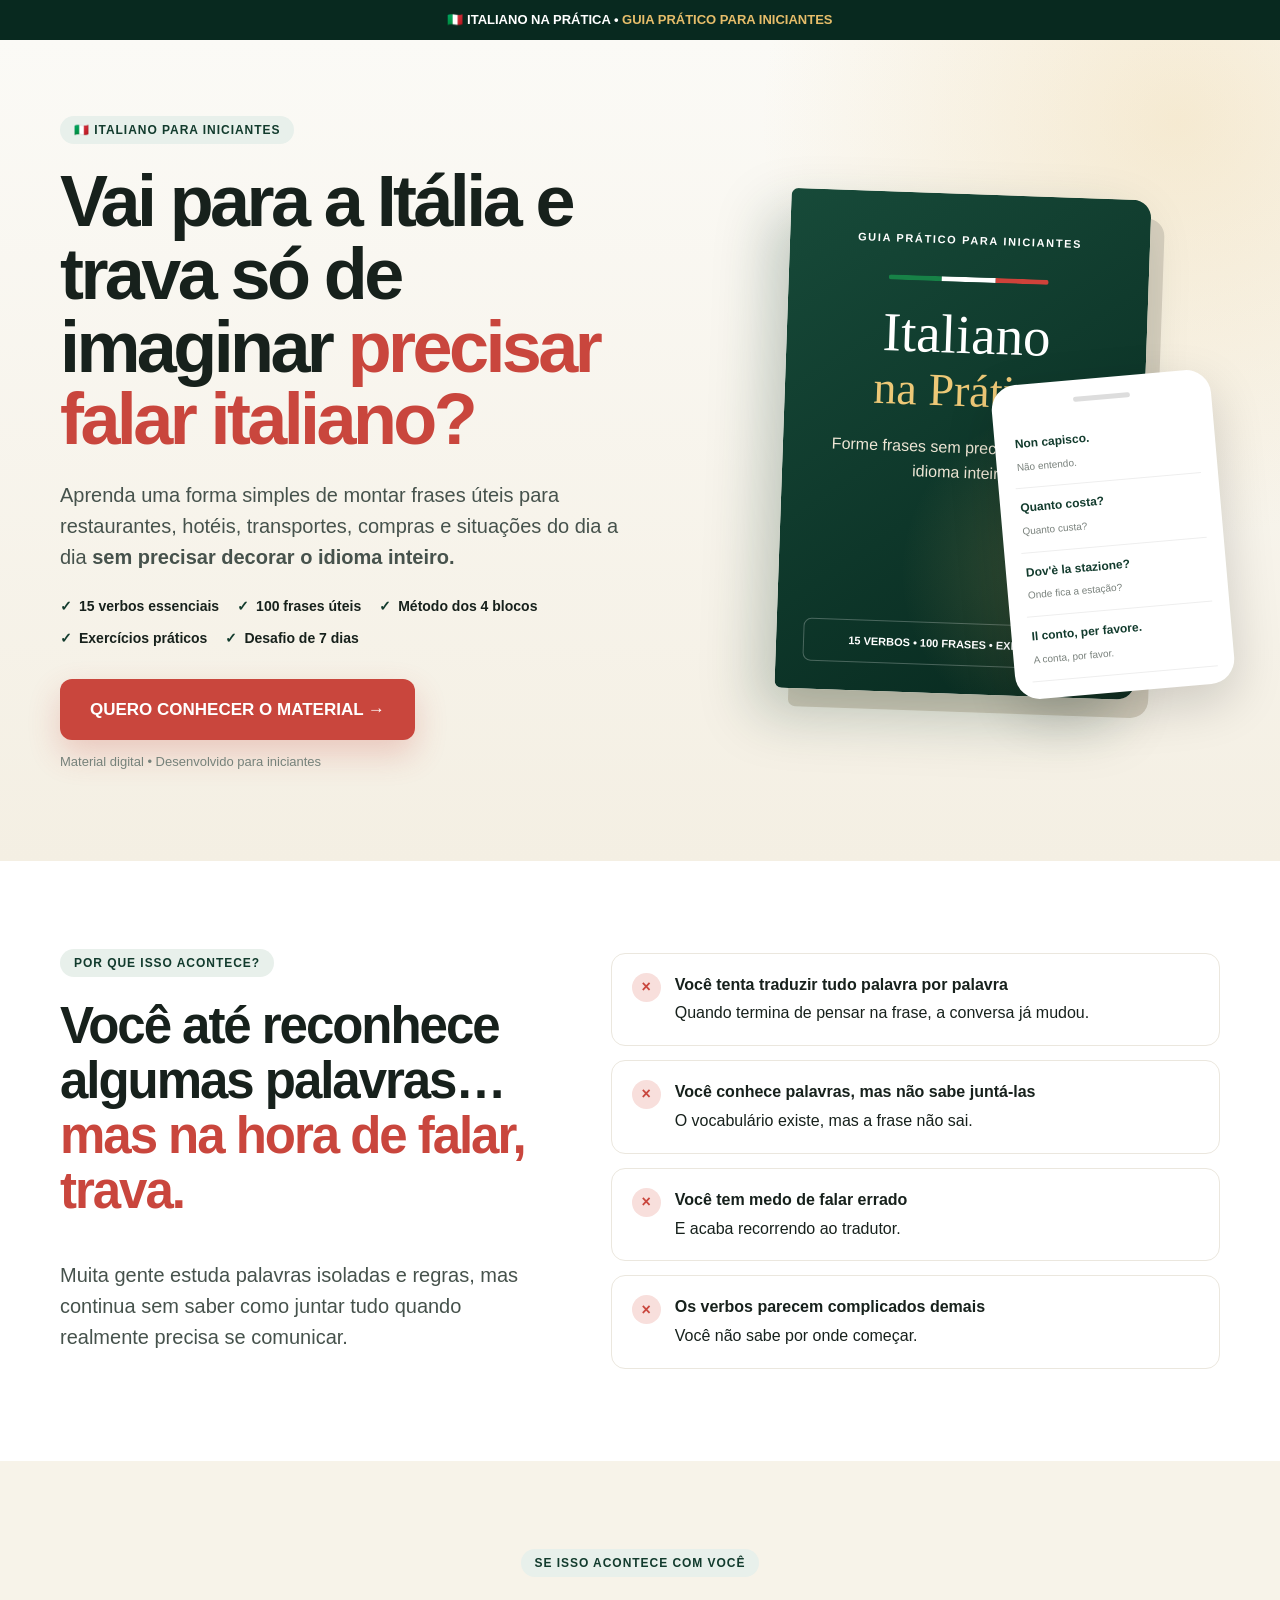
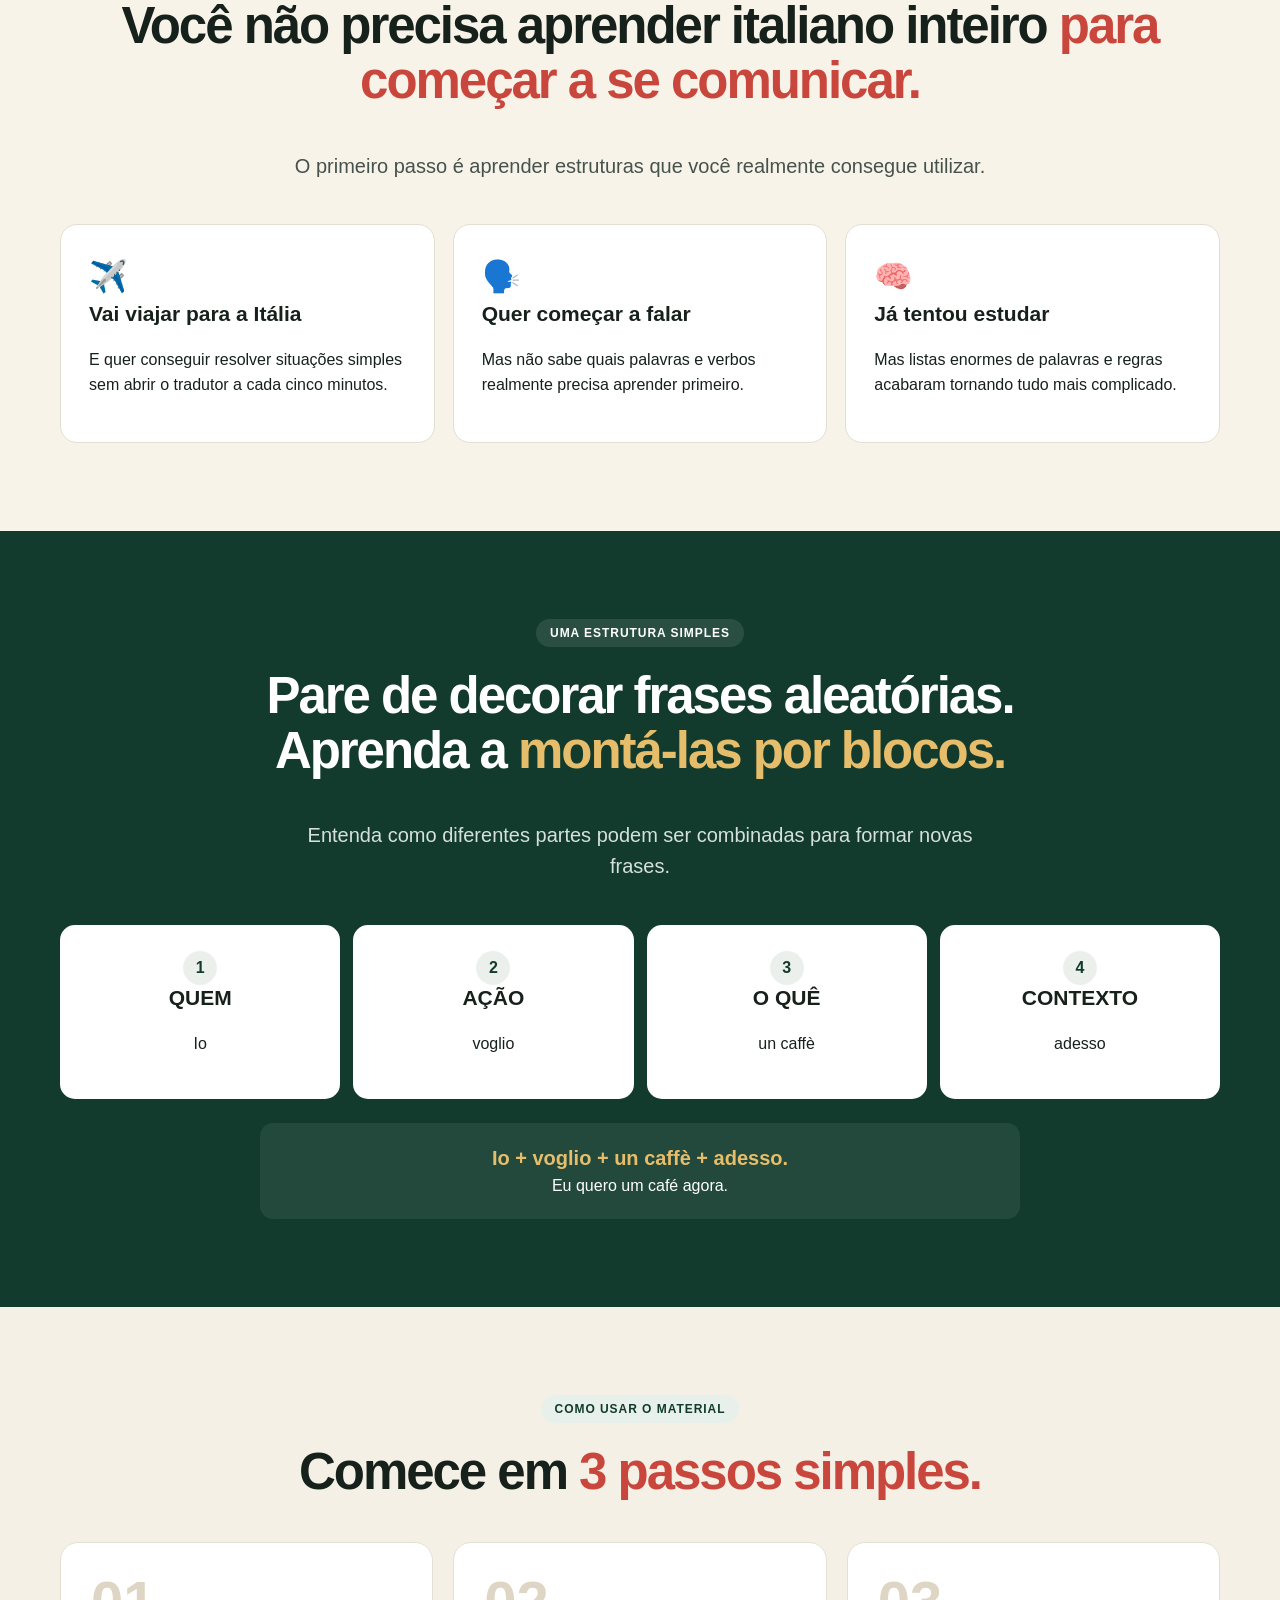
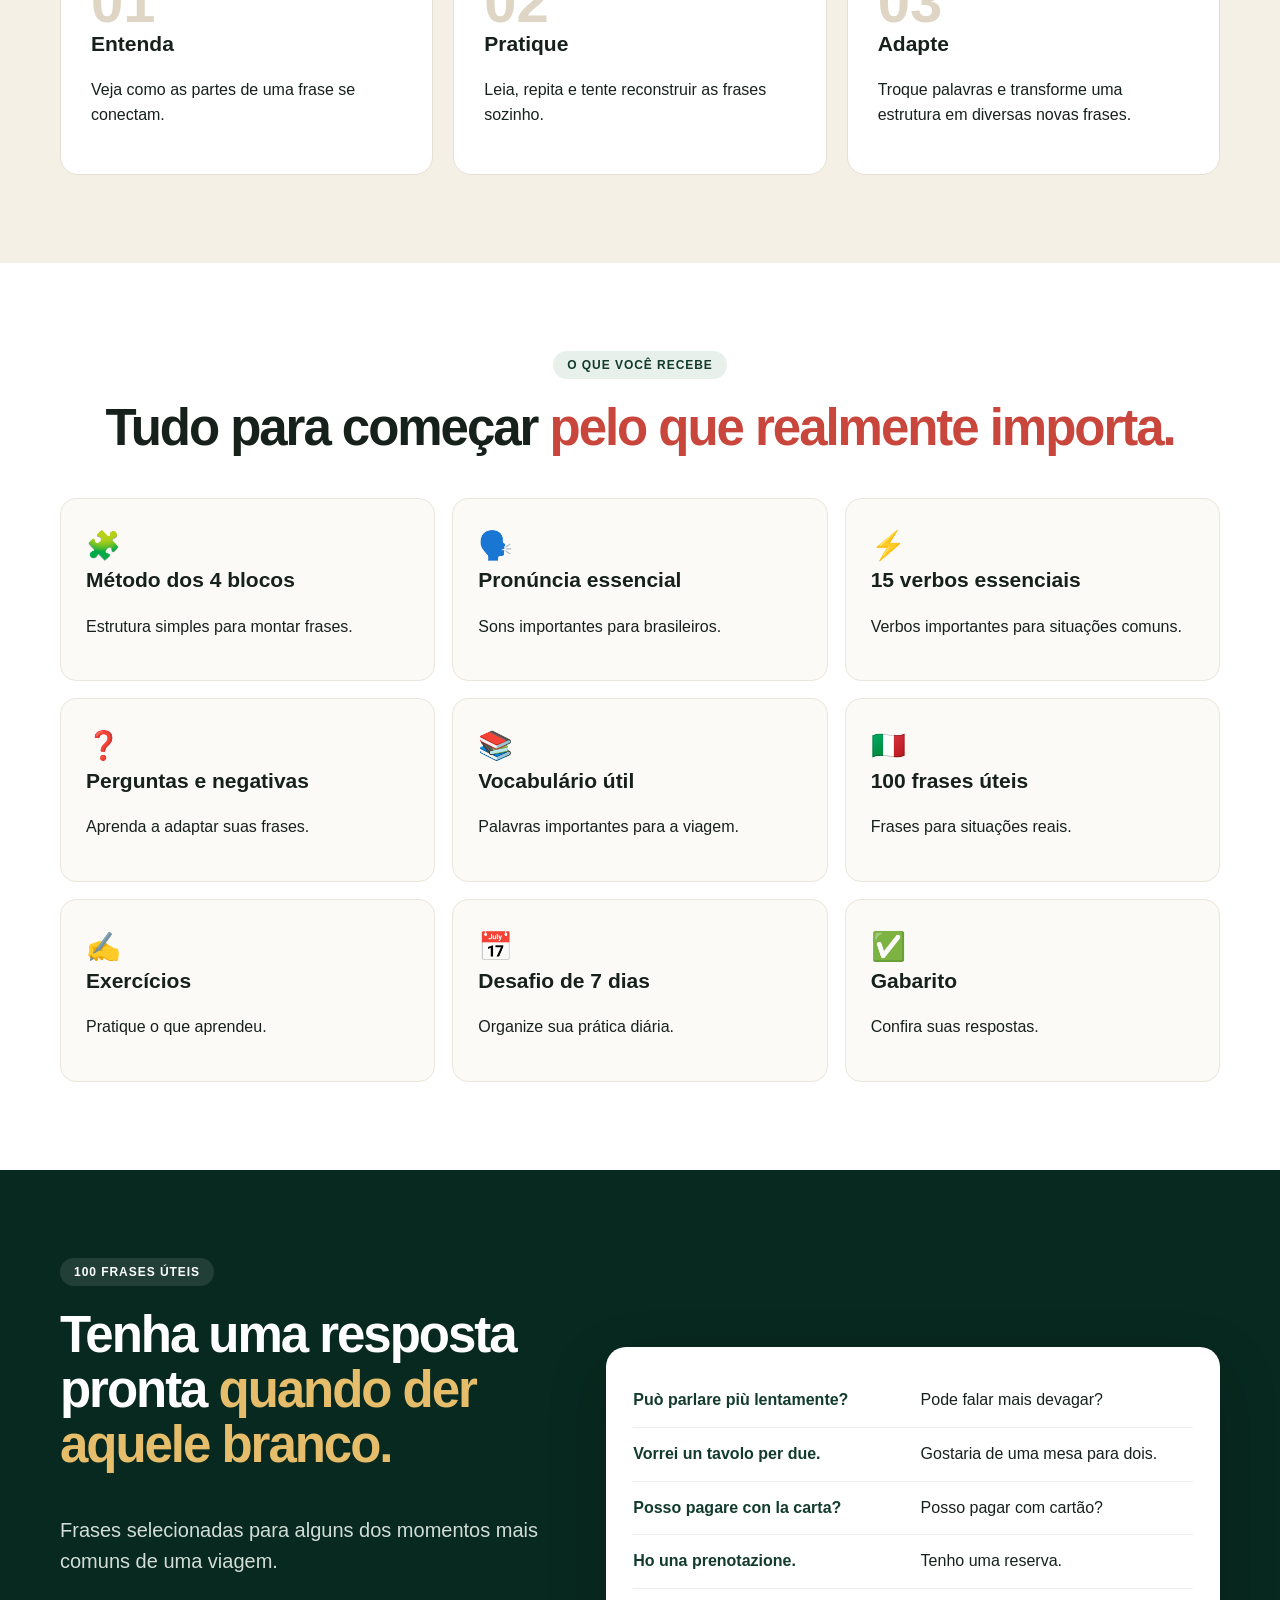
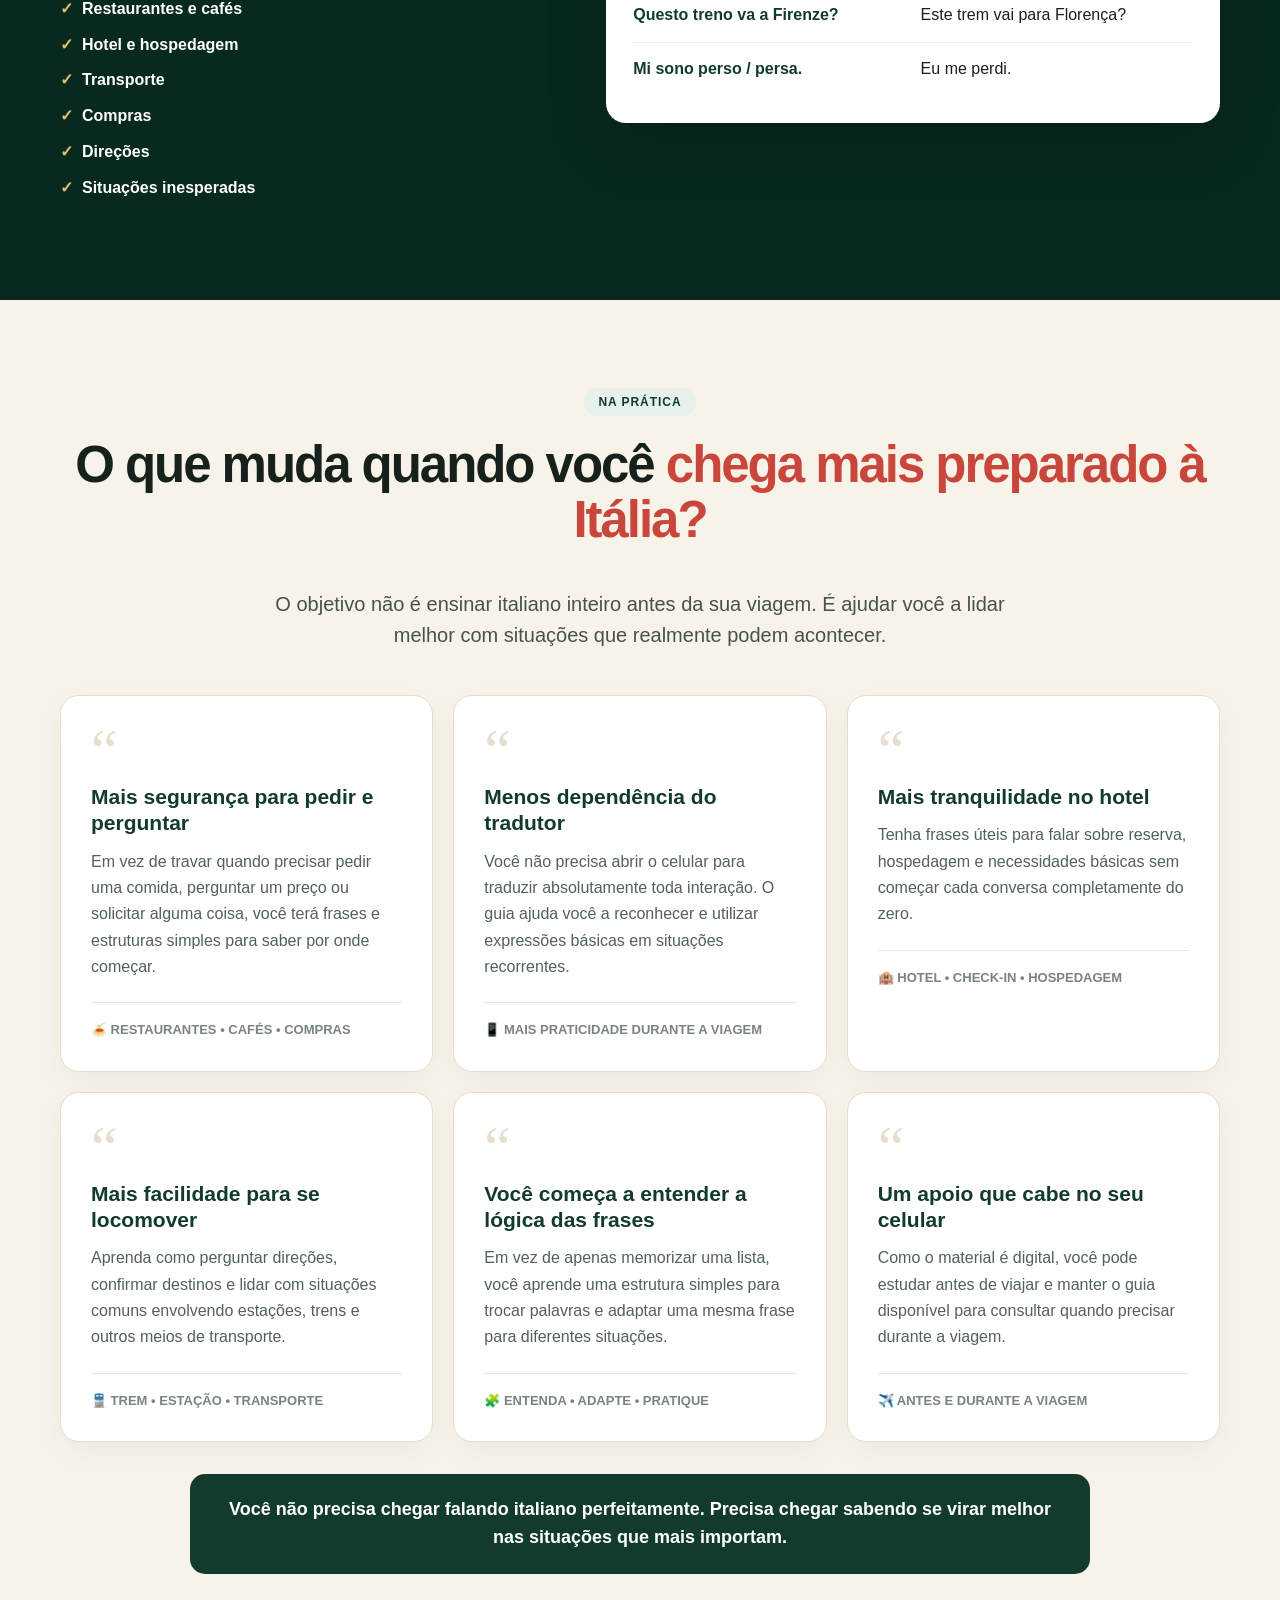
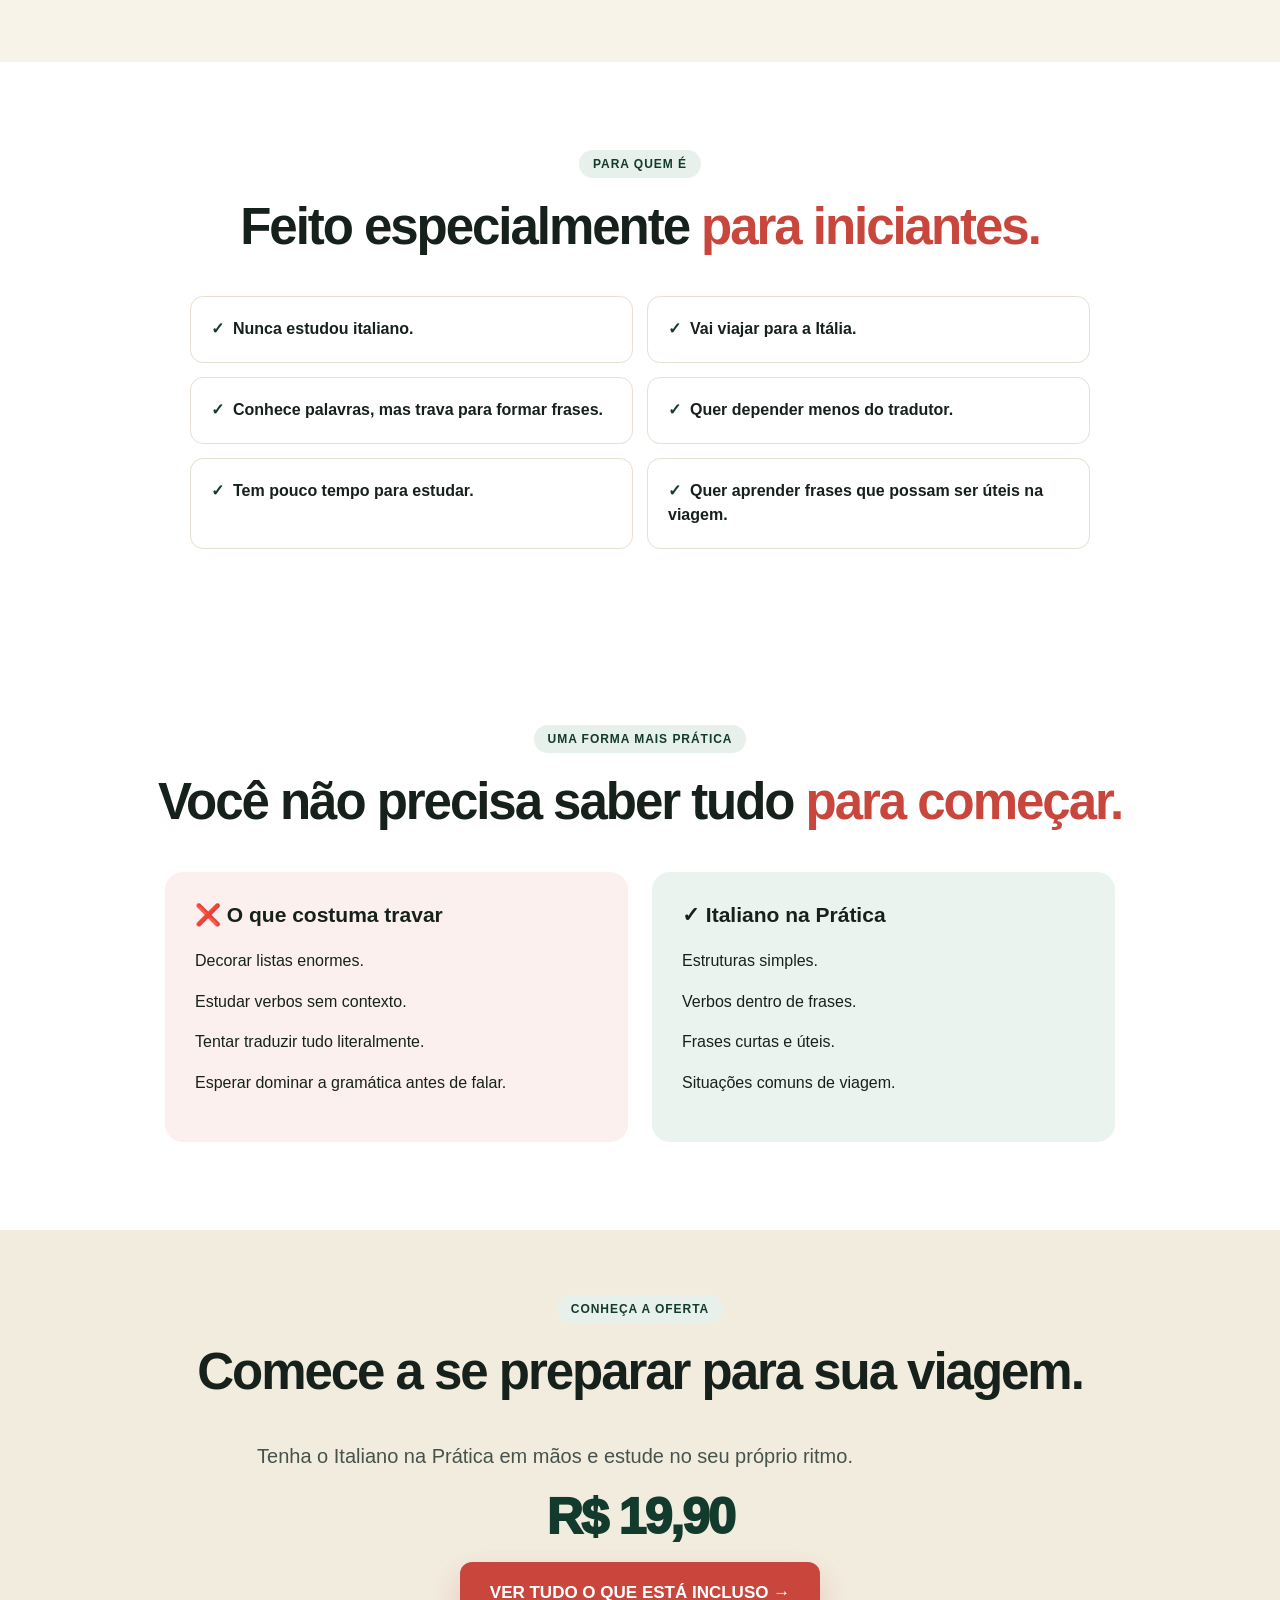
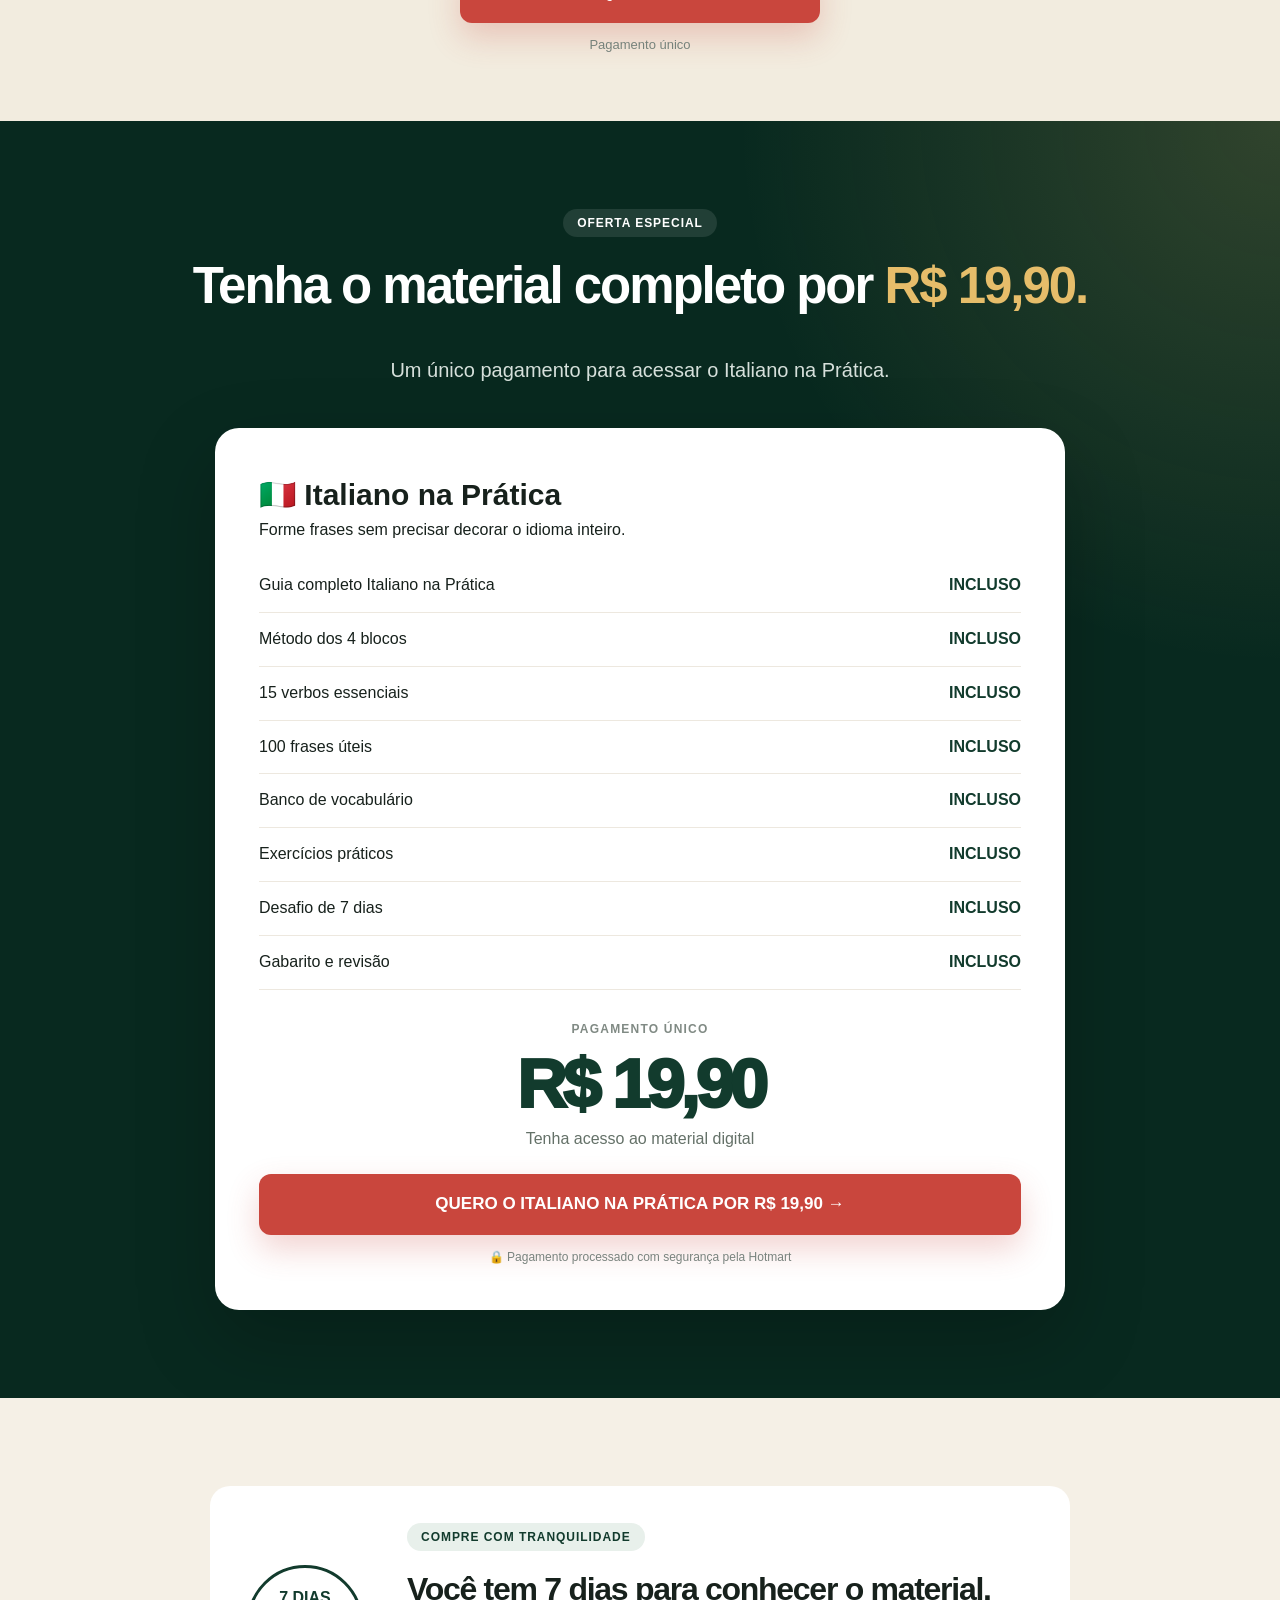
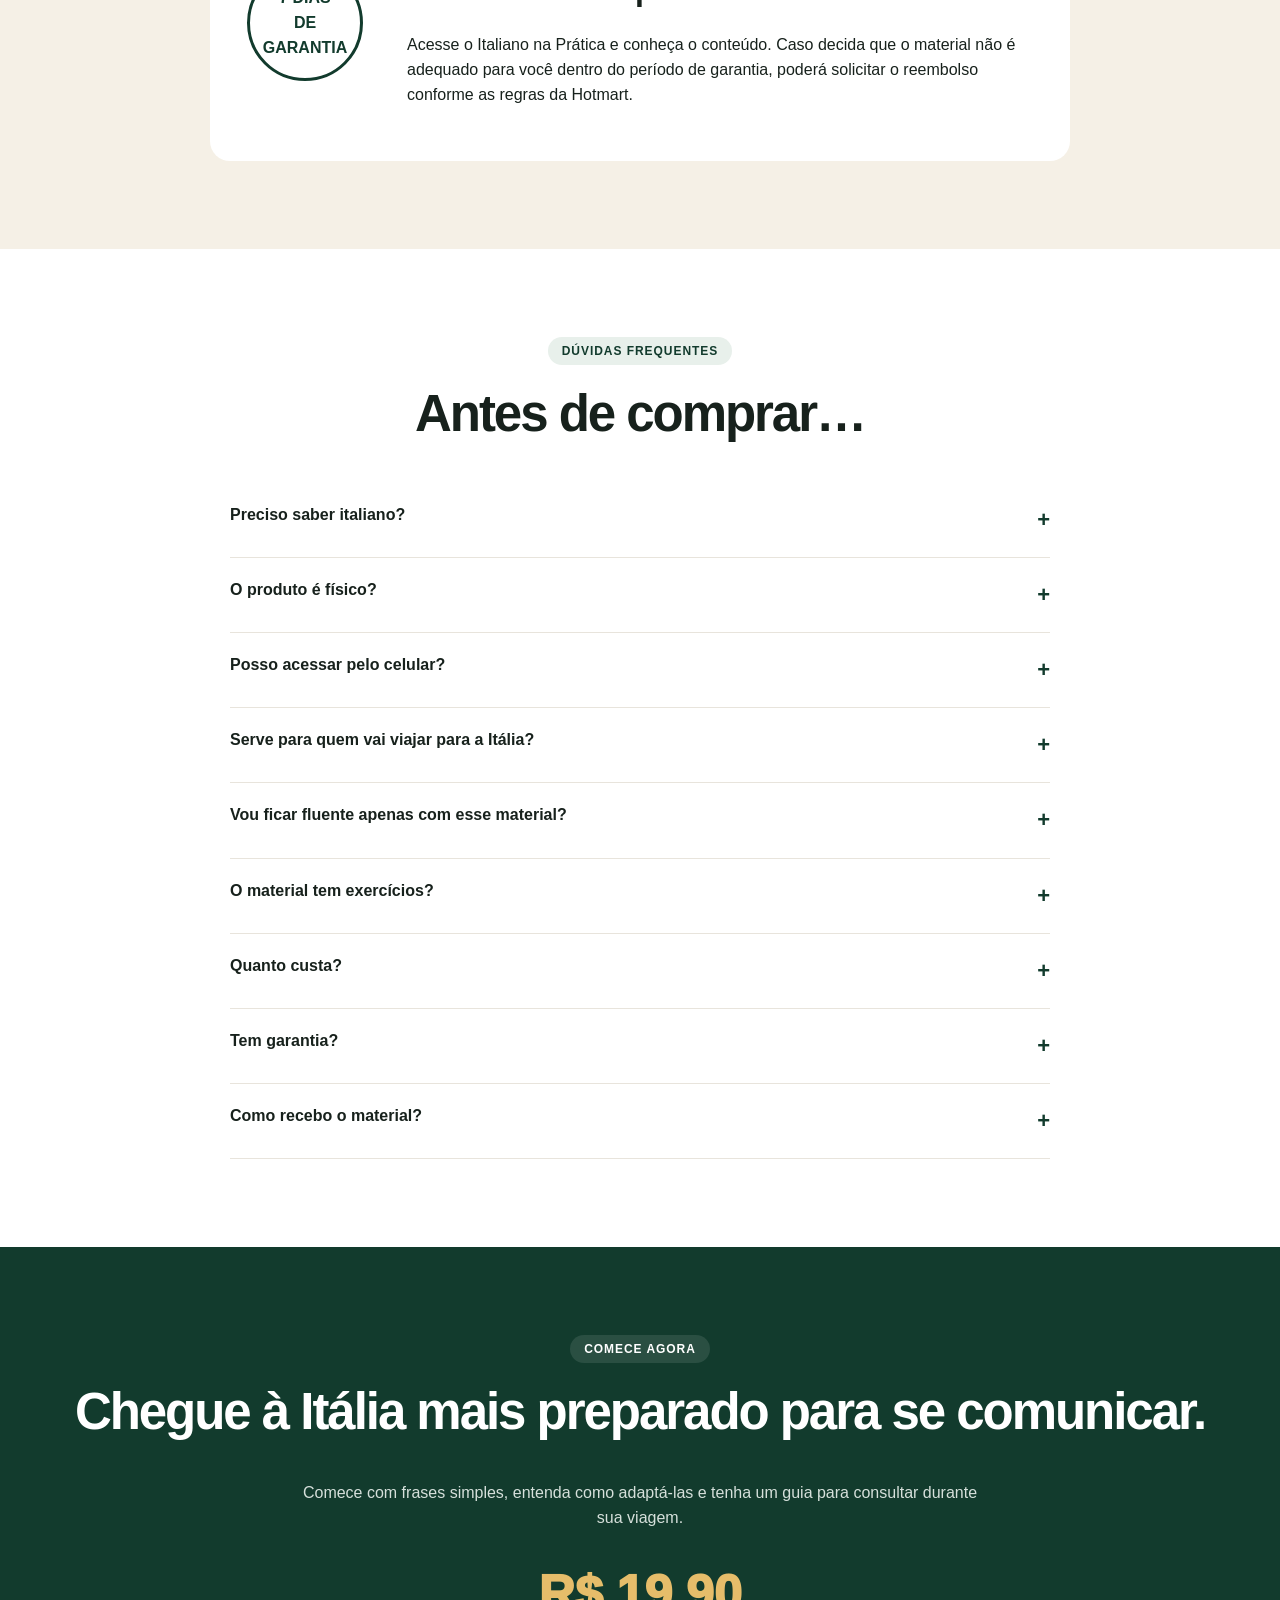
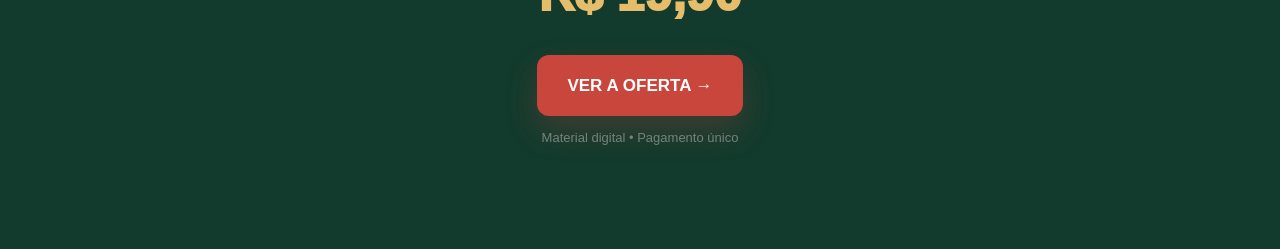
<file: index.html>
<!DOCTYPE html>
<html lang="pt-BR">
<head>
<meta charset="UTF-8">
<meta name="viewport" content="width=device-width, initial-scale=1.0">
<title>Italiano na Prática</title>
<meta name="description" content="Aprenda frases úteis em italiano para restaurantes, hotéis, transportes, compras e situações do dia a dia.">
<script>
!function(f,b,e,v,n,t,s)
{if(f.fbq)return;n=f.fbq=function(){n.callMethod?
n.callMethod.apply(n,arguments):n.queue.push(arguments)};
if(!f._fbq)f._fbq=n;n.push=n;n.loaded=!0;n.version='2.0';
n.queue=[];t=b.createElement(e);t.async=!0;
t.src=v;s=b.getElementsByTagName(e)[0];
s.parentNode.insertBefore(t,s)}(window,document,'script',
'https://connect.facebook.net/en_US/fbevents.js');
fbq('init','28169910556045006');
fbq('track','PageView');
</script>
<noscript><img height="1" width="1" style="display:none"
src="https://www.facebook.com/tr?id=28169910556045006&ev=PageView&noscript=1"
/></noscript>

<style>
html{scroll-behavior:smooth}
body{margin:0}
#italiano-page{
  --green:#123b2d;
  --green-dark:#08291f;
  --green-light:#eaf1ed;
  --cream:#f7f3e9;
  --red:#c9463d;
  --red-dark:#ab342d;
  --gold:#e6bd6a;
  --text:#17211c;
  --muted:#637068;
  --border:#e4ded2;
  font-family:-apple-system,BlinkMacSystemFont,"Segoe UI",Roboto,Arial,sans-serif;
  color:var(--text);
  background:#fff;
  line-height:1.55;
  overflow:hidden;
}
#italiano-page *{box-sizing:border-box}
#italiano-page h1,#italiano-page h2,#italiano-page h3,#italiano-page h4,#italiano-page p{margin-top:0}
#italiano-page .container{width:min(1160px,calc(100% - 36px));margin:0 auto}
#italiano-page .section{padding:88px 0}
#italiano-page .center{text-align:center}
#italiano-page .eyebrow{
  display:inline-flex;align-items:center;padding:8px 14px;border-radius:999px;
  background:#e8f0eb;color:var(--green);font-size:12px;line-height:1;font-weight:900;
  letter-spacing:.08em;text-transform:uppercase;margin-bottom:21px
}
#italiano-page h1{font-size:clamp(42px,6vw,72px);line-height:1.01;letter-spacing:-.05em;font-weight:900}
#italiano-page h2{font-size:clamp(32px,4.4vw,51px);line-height:1.08;letter-spacing:-.04em;font-weight:900}
#italiano-page h3{font-size:21px;line-height:1.25;font-weight:850}
#italiano-page .lead{font-size:20px;line-height:1.55;color:#46524c;max-width:730px}
#italiano-page .center .lead{margin-left:auto;margin-right:auto}
#italiano-page .red{color:var(--red)}
#italiano-page .gold{color:var(--gold)}
#italiano-page .btn{
  display:inline-flex;align-items:center;justify-content:center;min-height:61px;padding:17px 30px;
  border-radius:12px;background:var(--red);color:#fff!important;text-decoration:none!important;
  font-size:17px;font-weight:900;text-align:center;box-shadow:0 14px 32px rgba(201,70,61,.24);
  transition:.2s ease
}
#italiano-page .btn:hover{background:var(--red-dark);transform:translateY(-2px)}
#italiano-page .micro{margin-top:12px;color:#76827b;font-size:13px}

#italiano-page .topbar{background:var(--green-dark);color:#fff;padding:10px 15px;text-align:center;font-size:13px;font-weight:800}
#italiano-page .topbar span{color:var(--gold)}

#italiano-page .hero{
  padding:76px 0 88px;
  background:radial-gradient(circle at 92% 10%,rgba(230,189,106,.25),transparent 30%),linear-gradient(180deg,#fbfaf6 0%,#f4efe3 100%)
}
#italiano-page .hero-grid{display:grid;grid-template-columns:1.06fr .94fr;gap:65px;align-items:center}
#italiano-page .hero h1{margin-bottom:24px}
#italiano-page .checks{display:flex;flex-wrap:wrap;gap:10px 18px;margin:23px 0 30px}
#italiano-page .check{font-size:14px;font-weight:800}
#italiano-page .check:before{content:"✓";margin-right:7px;color:var(--green);font-weight:900}

#italiano-page .mockup-wrap{position:relative;min-height:555px;display:flex;align-items:center;justify-content:center}
#italiano-page .cover{
  position:relative;width:360px;height:500px;padding:38px 31px;border-radius:7px 18px 18px 7px;color:#fff;
  background:radial-gradient(circle at 80% 75%,rgba(230,189,106,.22),transparent 35%),linear-gradient(145deg,#174a39,#07281e);
  box-shadow:-18px 25px 55px rgba(18,59,45,.25),14px 18px 0 #d7cfbe;transform:rotate(2deg)
}
#italiano-page .cover-top{text-align:center;font-size:11px;letter-spacing:.15em;font-weight:800}
#italiano-page .flag-line{display:grid;grid-template-columns:1fr 1fr 1fr;width:160px;height:5px;margin:28px auto;overflow:hidden;border-radius:10px}
#italiano-page .flag-line span:nth-child(1){background:#178247}
#italiano-page .flag-line span:nth-child(2){background:#fff}
#italiano-page .flag-line span:nth-child(3){background:#cf423a}
#italiano-page .cover-title{text-align:center;font-family:Georgia,serif;font-size:55px;line-height:.92}
#italiano-page .cover-title span{display:block;color:#edc877;margin-top:9px;font-size:46px}
#italiano-page .cover-sub{text-align:center;margin-top:24px;color:#eee6d5;font-size:16px}
#italiano-page .cover-bottom{
  position:absolute;left:27px;right:27px;bottom:28px;padding:12px;border:1px solid rgba(255,255,255,.25);
  border-radius:8px;text-align:center;font-size:11px;font-weight:800
}
#italiano-page .phone{
  position:absolute;right:-3px;bottom:30px;width:220px;background:#fff;padding:17px;border-radius:25px;
  box-shadow:0 18px 50px rgba(0,0,0,.16);transform:rotate(-5deg)
}
#italiano-page .phone-notch{width:57px;height:5px;background:#ddd;border-radius:20px;margin:0 auto 18px}
#italiano-page .phone-item{padding:10px 3px;border-bottom:1px solid #eee}
#italiano-page .phone-item b{display:block;color:var(--green);font-size:12px}
#italiano-page .phone-item span{color:#79817c;font-size:10px}

#italiano-page .pain-grid{display:grid;grid-template-columns:.88fr 1.12fr;gap:72px;align-items:center}
#italiano-page .pain-list{display:grid;gap:14px}
#italiano-page .pain-item{display:flex;gap:14px;padding:19px 20px;border:1px solid #ebe7de;border-radius:14px}
#italiano-page .pain-icon{width:29px;height:29px;flex:0 0 29px;display:grid;place-items:center;border-radius:50%;background:#f8dfdc;color:var(--red);font-weight:900}
#italiano-page .pain-item b{display:block;margin-bottom:4px}

#italiano-page .relate{background:var(--cream)}
#italiano-page .relate-grid{display:grid;grid-template-columns:repeat(3,1fr);gap:18px;margin-top:42px}
#italiano-page .relate-card{background:#fff;border:1px solid var(--border);border-radius:17px;padding:28px;text-align:left}
#italiano-page .relate-icon{font-size:31px}

#italiano-page .method{background:var(--green);color:#fff}
#italiano-page .method .eyebrow{background:rgba(255,255,255,.1);color:#fff}
#italiano-page .method .lead{color:#d6e1dc}
#italiano-page .blocks{display:grid;grid-template-columns:repeat(4,1fr);gap:13px;margin-top:43px}
#italiano-page .block{background:#fff;color:var(--text);padding:26px;border-radius:15px;text-align:center}
#italiano-page .block-no{width:34px;height:34px;display:inline-grid;place-items:center;border-radius:50%;background:#ebf0ed;color:var(--green);font-weight:900}
#italiano-page .formula{max-width:760px;margin:24px auto 0;padding:20px;border-radius:13px;background:rgba(255,255,255,.07);text-align:center}
#italiano-page .formula strong{color:var(--gold);font-size:20px}

#italiano-page .steps{background:#f5f0e6}
#italiano-page .steps-grid{display:grid;grid-template-columns:repeat(3,1fr);gap:20px;margin-top:43px}
#italiano-page .step{background:#fff;border:1px solid #e6dfd2;border-radius:18px;padding:30px;text-align:left}
#italiano-page .step-number{font-size:58px;line-height:1;font-weight:900;color:#ded5c4}

#italiano-page .inside-grid{display:grid;grid-template-columns:repeat(3,1fr);gap:17px;margin-top:43px}
#italiano-page .inside-card{border:1px solid #ebe6dc;background:#fbfaf7;border-radius:16px;padding:25px;text-align:left}
#italiano-page .inside-icon{font-size:28px}

#italiano-page .phrases{background:var(--green-dark);color:#fff}
#italiano-page .phrases-grid{display:grid;grid-template-columns:.88fr 1.12fr;gap:64px;align-items:center}
#italiano-page .phrases .eyebrow{color:#fff;background:rgba(255,255,255,.1)}
#italiano-page .phrases .lead{color:#d3ddd8}
#italiano-page .phrase-benefit{margin:11px 0;font-weight:800}
#italiano-page .phrase-benefit:before{content:"✓";color:var(--gold);margin-right:9px}
#italiano-page .examples{background:#fff;color:var(--text);border-radius:20px;padding:27px;box-shadow:0 20px 60px rgba(0,0,0,.18)}
#italiano-page .example{display:grid;grid-template-columns:1fr 1fr;gap:15px;padding:14px 0;border-bottom:1px solid #ededed}
#italiano-page .example:last-child{border:0}
#italiano-page .example strong{color:var(--green)}

#italiano-page .results{background:#f7f3e9}
#italiano-page .results-grid{display:grid;grid-template-columns:repeat(3,1fr);gap:20px;margin-top:44px}
#italiano-page .result-card{
  position:relative;background:#fff;border:1px solid #e5ded0;border-radius:19px;padding:30px;text-align:left;
  box-shadow:0 10px 30px rgba(0,0,0,.04)
}
#italiano-page .result-quote{font-family:Georgia,serif;font-size:60px;line-height:.8;color:#e7decd;margin-bottom:10px}
#italiano-page .result-card h3{color:var(--green);margin-bottom:12px}
#italiano-page .result-card p{color:#526159;font-size:16px;line-height:1.65;margin-bottom:0}
#italiano-page .result-footer{margin-top:22px;padding-top:17px;border-top:1px solid #ece6da;font-size:13px;color:#7a847e;font-weight:800}
#italiano-page .results-highlight{
  max-width:900px;margin:32px auto 0;padding:22px 26px;border-radius:15px;background:var(--green);color:#fff;
  text-align:center;font-size:18px;font-weight:800
}

#italiano-page .audience-grid{display:grid;grid-template-columns:repeat(2,1fr);gap:14px;max-width:900px;margin:40px auto 0}
#italiano-page .audience-item{padding:20px;background:#fff;border:1px solid #e6dfd2;border-radius:13px;font-weight:800;text-align:left}
#italiano-page .audience-item:before{content:"✓";color:var(--green);margin-right:9px}

#italiano-page .compare-grid{display:grid;grid-template-columns:1fr 1fr;gap:24px;max-width:950px;margin:42px auto 0}
#italiano-page .compare-card{padding:30px;border-radius:18px;text-align:left}
#italiano-page .compare-card.bad{background:#fbf0ee}
#italiano-page .compare-card.good{background:#ebf3ee}

#italiano-page .mid-cta{background:#f2ecdf;padding:65px 0}
#italiano-page .mid-box{max-width:900px;margin:auto;text-align:center}
#italiano-page .mid-price{font-size:50px;line-height:1;font-weight:950;color:var(--green);letter-spacing:-.04em;margin:20px 0}

#italiano-page .offer{
  color:#fff;background:radial-gradient(circle at 100% 0,rgba(230,189,106,.18),transparent 30%),var(--green-dark)
}
#italiano-page .offer .eyebrow{color:#fff;background:rgba(255,255,255,.1)}
#italiano-page .offer-box{max-width:850px;margin:42px auto 0;background:#fff;color:var(--text);border-radius:24px;padding:44px;box-shadow:0 30px 80px rgba(0,0,0,.22)}
#italiano-page .offer-title{font-size:30px;font-weight:900}
#italiano-page .offer-item{display:flex;justify-content:space-between;gap:20px;padding:14px 0;border-bottom:1px solid #ede8df}
#italiano-page .included{color:var(--green);font-weight:900}
#italiano-page .price-box{padding-top:30px;text-align:center}
#italiano-page .price-label{font-size:12px;font-weight:900;text-transform:uppercase;letter-spacing:.1em;color:#808a84}
#italiano-page .main-price{font-size:69px;line-height:.95;font-weight:950;color:var(--green);letter-spacing:-.06em;margin:14px 0 9px}
#italiano-page .payment{color:#647168;margin-bottom:22px}
#italiano-page .offer .btn{width:100%}
#italiano-page .checkout-note{margin-top:13px;font-size:12px;color:#79837e}

#italiano-page .guarantee{background:#f5f0e6}
#italiano-page .guarantee-box{
  max-width:860px;margin:auto;padding:37px;background:#fff;border-radius:20px;display:grid;
  grid-template-columns:130px 1fr;gap:30px;align-items:center
}
#italiano-page .seal{
  width:116px;height:116px;border:3px solid var(--green);border-radius:50%;display:grid;place-items:center;
  text-align:center;color:var(--green);font-weight:900
}

#italiano-page .faq-wrap{max-width:820px;margin:38px auto 0;text-align:left}
#italiano-page details{border-bottom:1px solid #e8e4dc}
#italiano-page summary{cursor:pointer;padding:20px 0;font-weight:850;list-style:none;display:flex;justify-content:space-between;gap:15px}
#italiano-page summary:after{content:"+";color:var(--green);font-size:22px}
#italiano-page details[open] summary:after{content:"–"}
#italiano-page details p{color:var(--muted)}

#italiano-page .final{padding:88px 0 100px;text-align:center;color:#fff;background:var(--green)}
#italiano-page .final .eyebrow{color:#fff;background:rgba(255,255,255,.1)}
#italiano-page .final p{max-width:680px;margin:0 auto 25px;color:#d6e0db}
#italiano-page .final-price{color:var(--gold);font-size:50px;font-weight:950;margin-bottom:22px}

#italiano-page .sticky-mobile{display:none}

@media(max-width:900px){
  #italiano-page .hero-grid,#italiano-page .pain-grid,#italiano-page .phrases-grid{grid-template-columns:1fr}
  #italiano-page .relate-grid,#italiano-page .inside-grid,#italiano-page .steps-grid,#italiano-page .results-grid{grid-template-columns:1fr}
  #italiano-page .blocks{grid-template-columns:1fr 1fr}
}

@media(max-width:620px){
  #italiano-page .container{width:calc(100% - 26px)}
  #italiano-page .section{padding:65px 0}
  #italiano-page h1{font-size:42px}
  #italiano-page h2{font-size:32px}
  #italiano-page .lead{font-size:17px}
  #italiano-page .btn{width:100%}
  #italiano-page .mockup-wrap{min-height:430px;transform:scale(.84);margin:-30px 0}
  #italiano-page .cover{width:325px;height:455px}
  #italiano-page .phone{right:-45px}
  #italiano-page .blocks,#italiano-page .audience-grid,#italiano-page .compare-grid{grid-template-columns:1fr}
  #italiano-page .example{grid-template-columns:1fr}
  #italiano-page .offer-box{padding:28px 19px}
  #italiano-page .main-price{font-size:60px}
  #italiano-page .guarantee-box{grid-template-columns:1fr;text-align:center}
  #italiano-page .seal{margin:auto}
  #italiano-page .sticky-mobile{
    display:block;position:fixed;left:0;right:0;bottom:0;z-index:99999;padding:9px 11px;
    background:#fff;border-top:1px solid #ddd;box-shadow:0 -5px 25px rgba(0,0,0,.08)
  }
  #italiano-page .sticky-mobile a{
    display:block;background:var(--red);color:#fff!important;text-decoration:none;padding:14px;border-radius:10px;
    text-align:center;font-weight:900
  }
}
</style>
</head>
<body>

<div id="italiano-page">

<div class="topbar">
🇮🇹 ITALIANO NA PRÁTICA • <span>GUIA PRÁTICO PARA INICIANTES</span>
</div>

<section class="hero">
<div class="container hero-grid">
<div>
<div class="eyebrow">🇮🇹 ITALIANO PARA INICIANTES</div>
<h1>Vai para a Itália e trava só de imaginar <span class="red">precisar falar italiano?</span></h1>
<p class="lead">
Aprenda uma forma simples de montar frases úteis para restaurantes, hotéis, transportes, compras e situações do dia a dia
<strong>sem precisar decorar o idioma inteiro.</strong>
</p>
<div class="checks">
<div class="check">15 verbos essenciais</div>
<div class="check">100 frases úteis</div>
<div class="check">Método dos 4 blocos</div>
<div class="check">Exercícios práticos</div>
<div class="check">Desafio de 7 dias</div>
</div>
<a class="btn" href="#oferta">QUERO CONHECER O MATERIAL →</a>
<div class="micro">Material digital • Desenvolvido para iniciantes</div>
</div>

<div class="mockup-wrap">
<div class="cover">
<div class="cover-top">GUIA PRÁTICO PARA INICIANTES</div>
<div class="flag-line"><span></span><span></span><span></span></div>
<div class="cover-title">Italiano<span>na Prática</span></div>
<div class="cover-sub">Forme frases sem precisar decorar o idioma inteiro.</div>
<div class="cover-bottom">15 VERBOS • 100 FRASES • EXERCÍCIOS</div>
</div>

<div class="phone">
<div class="phone-notch"></div>
<div class="phone-item"><b>Non capisco.</b><span>Não entendo.</span></div>
<div class="phone-item"><b>Quanto costa?</b><span>Quanto custa?</span></div>
<div class="phone-item"><b>Dov'è la stazione?</b><span>Onde fica a estação?</span></div>
<div class="phone-item"><b>Il conto, per favore.</b><span>A conta, por favor.</span></div>
</div>
</div>
</div>
</section>

<section class="section">
<div class="container pain-grid">
<div>
<div class="eyebrow">POR QUE ISSO ACONTECE?</div>
<h2>Você até reconhece algumas palavras… <span class="red">mas na hora de falar, trava.</span></h2>
<p class="lead">Muita gente estuda palavras isoladas e regras, mas continua sem saber como juntar tudo quando realmente precisa se comunicar.</p>
</div>
<div class="pain-list">
<div class="pain-item"><div class="pain-icon">×</div><div><b>Você tenta traduzir tudo palavra por palavra</b>Quando termina de pensar na frase, a conversa já mudou.</div></div>
<div class="pain-item"><div class="pain-icon">×</div><div><b>Você conhece palavras, mas não sabe juntá-las</b>O vocabulário existe, mas a frase não sai.</div></div>
<div class="pain-item"><div class="pain-icon">×</div><div><b>Você tem medo de falar errado</b>E acaba recorrendo ao tradutor.</div></div>
<div class="pain-item"><div class="pain-icon">×</div><div><b>Os verbos parecem complicados demais</b>Você não sabe por onde começar.</div></div>
</div>
</div>
</section>

<section class="section relate">
<div class="container center">
<div class="eyebrow">SE ISSO ACONTECE COM VOCÊ</div>
<h2>Você não precisa aprender italiano inteiro <span class="red">para começar a se comunicar.</span></h2>
<p class="lead">O primeiro passo é aprender estruturas que você realmente consegue utilizar.</p>
<div class="relate-grid">
<div class="relate-card"><div class="relate-icon">✈️</div><h3>Vai viajar para a Itália</h3><p>E quer conseguir resolver situações simples sem abrir o tradutor a cada cinco minutos.</p></div>
<div class="relate-card"><div class="relate-icon">🗣️</div><h3>Quer começar a falar</h3><p>Mas não sabe quais palavras e verbos realmente precisa aprender primeiro.</p></div>
<div class="relate-card"><div class="relate-icon">🧠</div><h3>Já tentou estudar</h3><p>Mas listas enormes de palavras e regras acabaram tornando tudo mais complicado.</p></div>
</div>
</div>
</section>

<section class="section method">
<div class="container center">
<div class="eyebrow">UMA ESTRUTURA SIMPLES</div>
<h2>Pare de decorar frases aleatórias.<br>Aprenda a <span class="gold">montá-las por blocos.</span></h2>
<p class="lead">Entenda como diferentes partes podem ser combinadas para formar novas frases.</p>
<div class="blocks">
<div class="block"><div class="block-no">1</div><h3>QUEM</h3><p>Io</p></div>
<div class="block"><div class="block-no">2</div><h3>AÇÃO</h3><p>voglio</p></div>
<div class="block"><div class="block-no">3</div><h3>O QUÊ</h3><p>un caffè</p></div>
<div class="block"><div class="block-no">4</div><h3>CONTEXTO</h3><p>adesso</p></div>
</div>
<div class="formula"><strong>Io + voglio + un caffè + adesso.</strong><br>Eu quero um café agora.</div>
</div>
</section>

<section class="section steps">
<div class="container center">
<div class="eyebrow">COMO USAR O MATERIAL</div>
<h2>Comece em <span class="red">3 passos simples.</span></h2>
<div class="steps-grid">
<div class="step"><div class="step-number">01</div><h3>Entenda</h3><p>Veja como as partes de uma frase se conectam.</p></div>
<div class="step"><div class="step-number">02</div><h3>Pratique</h3><p>Leia, repita e tente reconstruir as frases sozinho.</p></div>
<div class="step"><div class="step-number">03</div><h3>Adapte</h3><p>Troque palavras e transforme uma estrutura em diversas novas frases.</p></div>
</div>
</div>
</section>

<section class="section">
<div class="container center">
<div class="eyebrow">O QUE VOCÊ RECEBE</div>
<h2>Tudo para começar <span class="red">pelo que realmente importa.</span></h2>
<div class="inside-grid">
<div class="inside-card"><div class="inside-icon">🧩</div><h3>Método dos 4 blocos</h3><p>Estrutura simples para montar frases.</p></div>
<div class="inside-card"><div class="inside-icon">🗣️</div><h3>Pronúncia essencial</h3><p>Sons importantes para brasileiros.</p></div>
<div class="inside-card"><div class="inside-icon">⚡</div><h3>15 verbos essenciais</h3><p>Verbos importantes para situações comuns.</p></div>
<div class="inside-card"><div class="inside-icon">❓</div><h3>Perguntas e negativas</h3><p>Aprenda a adaptar suas frases.</p></div>
<div class="inside-card"><div class="inside-icon">📚</div><h3>Vocabulário útil</h3><p>Palavras importantes para a viagem.</p></div>
<div class="inside-card"><div class="inside-icon">🇮🇹</div><h3>100 frases úteis</h3><p>Frases para situações reais.</p></div>
<div class="inside-card"><div class="inside-icon">✍️</div><h3>Exercícios</h3><p>Pratique o que aprendeu.</p></div>
<div class="inside-card"><div class="inside-icon">📅</div><h3>Desafio de 7 dias</h3><p>Organize sua prática diária.</p></div>
<div class="inside-card"><div class="inside-icon">✅</div><h3>Gabarito</h3><p>Confira suas respostas.</p></div>
</div>
</div>
</section>

<section class="section phrases">
<div class="container phrases-grid">
<div>
<div class="eyebrow">100 FRASES ÚTEIS</div>
<h2>Tenha uma resposta pronta <span class="gold">quando der aquele branco.</span></h2>
<p class="lead">Frases selecionadas para alguns dos momentos mais comuns de uma viagem.</p>
<div class="phrase-benefit">Restaurantes e cafés</div>
<div class="phrase-benefit">Hotel e hospedagem</div>
<div class="phrase-benefit">Transporte</div>
<div class="phrase-benefit">Compras</div>
<div class="phrase-benefit">Direções</div>
<div class="phrase-benefit">Situações inesperadas</div>
</div>
<div class="examples">
<div class="example"><strong>Può parlare più lentamente?</strong><span>Pode falar mais devagar?</span></div>
<div class="example"><strong>Vorrei un tavolo per due.</strong><span>Gostaria de uma mesa para dois.</span></div>
<div class="example"><strong>Posso pagare con la carta?</strong><span>Posso pagar com cartão?</span></div>
<div class="example"><strong>Ho una prenotazione.</strong><span>Tenho uma reserva.</span></div>
<div class="example"><strong>Questo treno va a Firenze?</strong><span>Este trem vai para Florença?</span></div>
<div class="example"><strong>Mi sono perso / persa.</strong><span>Eu me perdi.</span></div>
</div>
</div>
</section>

<section class="section results">
<div class="container center">
<div class="eyebrow">NA PRÁTICA</div>
<h2>O que muda quando você <span class="red">chega mais preparado à Itália?</span></h2>
<p class="lead">O objetivo não é ensinar italiano inteiro antes da sua viagem. É ajudar você a lidar melhor com situações que realmente podem acontecer.</p>
<div class="results-grid">
<div class="result-card"><div class="result-quote">“</div><h3>Mais segurança para pedir e perguntar</h3><p>Em vez de travar quando precisar pedir uma comida, perguntar um preço ou solicitar alguma coisa, você terá frases e estruturas simples para saber por onde começar.</p><div class="result-footer">🍝 RESTAURANTES • CAFÉS • COMPRAS</div></div>
<div class="result-card"><div class="result-quote">“</div><h3>Menos dependência do tradutor</h3><p>Você não precisa abrir o celular para traduzir absolutamente toda interação. O guia ajuda você a reconhecer e utilizar expressões básicas em situações recorrentes.</p><div class="result-footer">📱 MAIS PRATICIDADE DURANTE A VIAGEM</div></div>
<div class="result-card"><div class="result-quote">“</div><h3>Mais tranquilidade no hotel</h3><p>Tenha frases úteis para falar sobre reserva, hospedagem e necessidades básicas sem começar cada conversa completamente do zero.</p><div class="result-footer">🏨 HOTEL • CHECK-IN • HOSPEDAGEM</div></div>
<div class="result-card"><div class="result-quote">“</div><h3>Mais facilidade para se locomover</h3><p>Aprenda como perguntar direções, confirmar destinos e lidar com situações comuns envolvendo estações, trens e outros meios de transporte.</p><div class="result-footer">🚆 TREM • ESTAÇÃO • TRANSPORTE</div></div>
<div class="result-card"><div class="result-quote">“</div><h3>Você começa a entender a lógica das frases</h3><p>Em vez de apenas memorizar uma lista, você aprende uma estrutura simples para trocar palavras e adaptar uma mesma frase para diferentes situações.</p><div class="result-footer">🧩 ENTENDA • ADAPTE • PRATIQUE</div></div>
<div class="result-card"><div class="result-quote">“</div><h3>Um apoio que cabe no seu celular</h3><p>Como o material é digital, você pode estudar antes de viajar e manter o guia disponível para consultar quando precisar durante a viagem.</p><div class="result-footer">✈️ ANTES E DURANTE A VIAGEM</div></div>
</div>
<div class="results-highlight">Você não precisa chegar falando italiano perfeitamente. Precisa chegar sabendo se virar melhor nas situações que mais importam.</div>
</div>
</section>

<section class="section">
<div class="container center">
<div class="eyebrow">PARA QUEM É</div>
<h2>Feito especialmente <span class="red">para iniciantes.</span></h2>
<div class="audience-grid">
<div class="audience-item">Nunca estudou italiano.</div>
<div class="audience-item">Vai viajar para a Itália.</div>
<div class="audience-item">Conhece palavras, mas trava para formar frases.</div>
<div class="audience-item">Quer depender menos do tradutor.</div>
<div class="audience-item">Tem pouco tempo para estudar.</div>
<div class="audience-item">Quer aprender frases que possam ser úteis na viagem.</div>
</div>
</div>
</section>

<section class="section">
<div class="container center">
<div class="eyebrow">UMA FORMA MAIS PRÁTICA</div>
<h2>Você não precisa saber tudo <span class="red">para começar.</span></h2>
<div class="compare-grid">
<div class="compare-card bad"><h3>❌ O que costuma travar</h3><p>Decorar listas enormes.</p><p>Estudar verbos sem contexto.</p><p>Tentar traduzir tudo literalmente.</p><p>Esperar dominar a gramática antes de falar.</p></div>
<div class="compare-card good"><h3>✓ Italiano na Prática</h3><p>Estruturas simples.</p><p>Verbos dentro de frases.</p><p>Frases curtas e úteis.</p><p>Situações comuns de viagem.</p></div>
</div>
</div>
</section>

<section class="mid-cta">
<div class="container mid-box">
<div class="eyebrow">CONHEÇA A OFERTA</div>
<h2>Comece a se preparar para sua viagem.</h2>
<p class="lead">Tenha o Italiano na Prática em mãos e estude no seu próprio ritmo.</p>
<div class="mid-price">R$ 19,90</div>
<a class="btn" href="#oferta">VER TUDO O QUE ESTÁ INCLUSO →</a>
<div class="micro">Pagamento único</div>
</div>
</section>

<section class="section offer" id="oferta">
<div class="container">
<div class="center">
<div class="eyebrow">OFERTA ESPECIAL</div>
<h2>Tenha o material completo por <span class="gold">R$ 19,90.</span></h2>
<p class="lead" style="color:#d6e0db;">Um único pagamento para acessar o Italiano na Prática.</p>
</div>

<div class="offer-box">
<div class="offer-title">🇮🇹 Italiano na Prática</div>
<p>Forme frases sem precisar decorar o idioma inteiro.</p>
<div class="offer-item"><span>Guia completo Italiano na Prática</span><span class="included">INCLUSO</span></div>
<div class="offer-item"><span>Método dos 4 blocos</span><span class="included">INCLUSO</span></div>
<div class="offer-item"><span>15 verbos essenciais</span><span class="included">INCLUSO</span></div>
<div class="offer-item"><span>100 frases úteis</span><span class="included">INCLUSO</span></div>
<div class="offer-item"><span>Banco de vocabulário</span><span class="included">INCLUSO</span></div>
<div class="offer-item"><span>Exercícios práticos</span><span class="included">INCLUSO</span></div>
<div class="offer-item"><span>Desafio de 7 dias</span><span class="included">INCLUSO</span></div>
<div class="offer-item"><span>Gabarito e revisão</span><span class="included">INCLUSO</span></div>

<div class="price-box">
<div class="price-label">PAGAMENTO ÚNICO</div>
<div class="main-price">R$ 19,90</div>
<div class="payment">Tenha acesso ao material digital</div>
<a class="btn"
href="https://pay.hotmart.com/H107850058E"
onclick="if(typeof fbq==='function'){fbq('track','InitiateCheckout');}">
QUERO O ITALIANO NA PRÁTICA POR R$ 19,90 →
</a>
<div class="checkout-note">🔒 Pagamento processado com segurança pela Hotmart</div>
</div>
</div>
</div>
</section>

<section class="section guarantee">
<div class="container">
<div class="guarantee-box">
<div class="seal">7 DIAS<br>DE<br>GARANTIA</div>
<div>
<div class="eyebrow">COMPRE COM TRANQUILIDADE</div>
<h2 style="font-size:32px;">Você tem 7 dias para conhecer o material.</h2>
<p>Acesse o Italiano na Prática e conheça o conteúdo. Caso decida que o material não é adequado para você dentro do período de garantia, poderá solicitar o reembolso conforme as regras da Hotmart.</p>
</div>
</div>
</div>
</section>

<section class="section">
<div class="container center">
<div class="eyebrow">DÚVIDAS FREQUENTES</div>
<h2>Antes de comprar…</h2>
<div class="faq-wrap">
<details><summary>Preciso saber italiano?</summary><p>Não. O material foi desenvolvido para iniciantes.</p></details>
<details><summary>O produto é físico?</summary><p>Não. É um produto digital.</p></details>
<details><summary>Posso acessar pelo celular?</summary><p>Sim. Você poderá consultar o material pelo celular, tablet ou computador.</p></details>
<details><summary>Serve para quem vai viajar para a Itália?</summary><p>Sim. O material inclui frases e vocabulário para situações comuns de viagem, como restaurante, hotel, transporte, compras e direções.</p></details>
<details><summary>Vou ficar fluente apenas com esse material?</summary><p>Não. A proposta é ajudar iniciantes a compreender e formar frases simples e se preparar melhor para situações comuns.</p></details>
<details><summary>O material tem exercícios?</summary><p>Sim. Há exercícios, atividades de prática e gabarito.</p></details>
<details><summary>Quanto custa?</summary><p>O Italiano na Prática está disponível por R$ 19,90 em pagamento único.</p></details>
<details><summary>Tem garantia?</summary><p>Sim. São 7 dias de garantia, conforme as regras da Hotmart.</p></details>
<details><summary>Como recebo o material?</summary><p>Após a confirmação do pagamento, a Hotmart envia as informações de acesso para o e-mail utilizado na compra.</p></details>
</div>
</div>
</section>

<section class="final">
<div class="container">
<div class="eyebrow">COMECE AGORA</div>
<h2>Chegue à Itália mais preparado para se comunicar.</h2>
<p>Comece com frases simples, entenda como adaptá-las e tenha um guia para consultar durante sua viagem.</p>
<div class="final-price">R$ 19,90</div>
<a class="btn" href="#oferta">VER A OFERTA →</a>
<div class="micro">Material digital • Pagamento único</div>
</div>
</section>

<div class="sticky-mobile">
<a href="#oferta">CONHECER O MATERIAL</a>
</div>

</div>
</body>
</html>
</file>
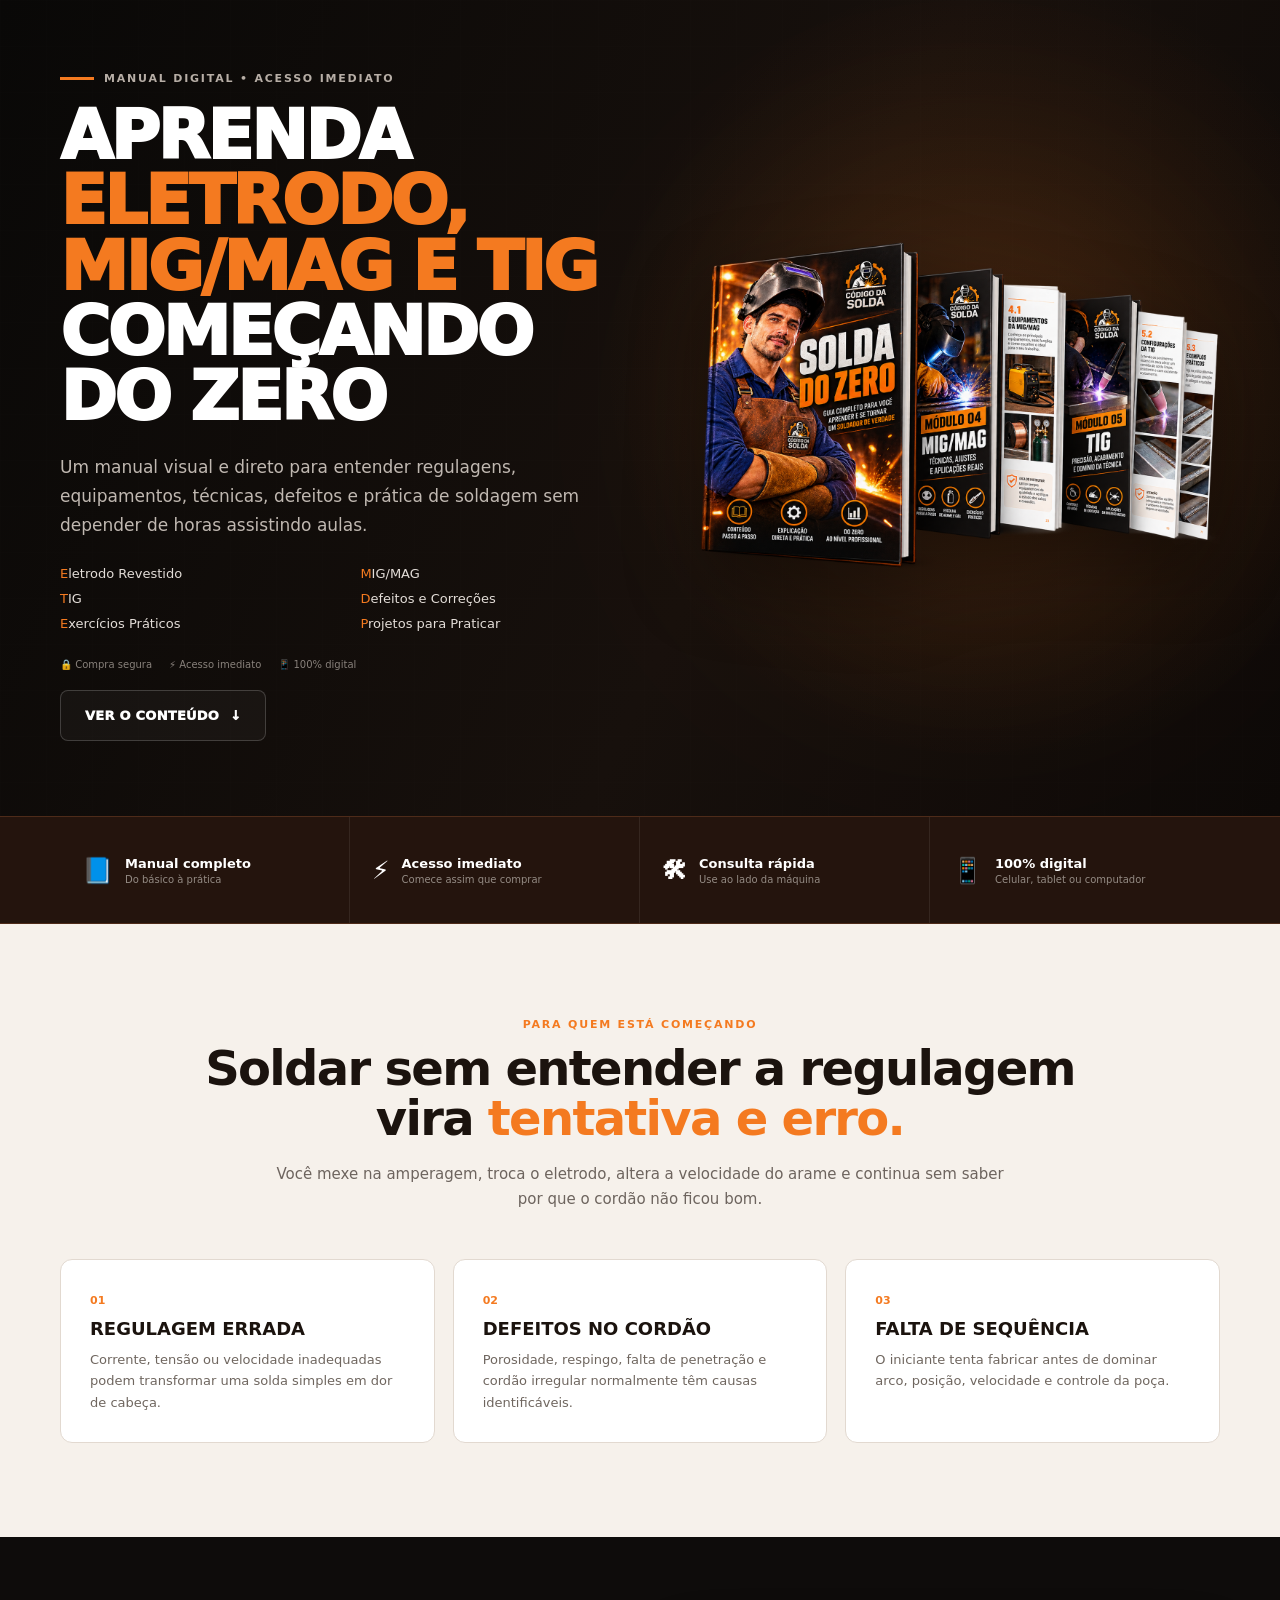
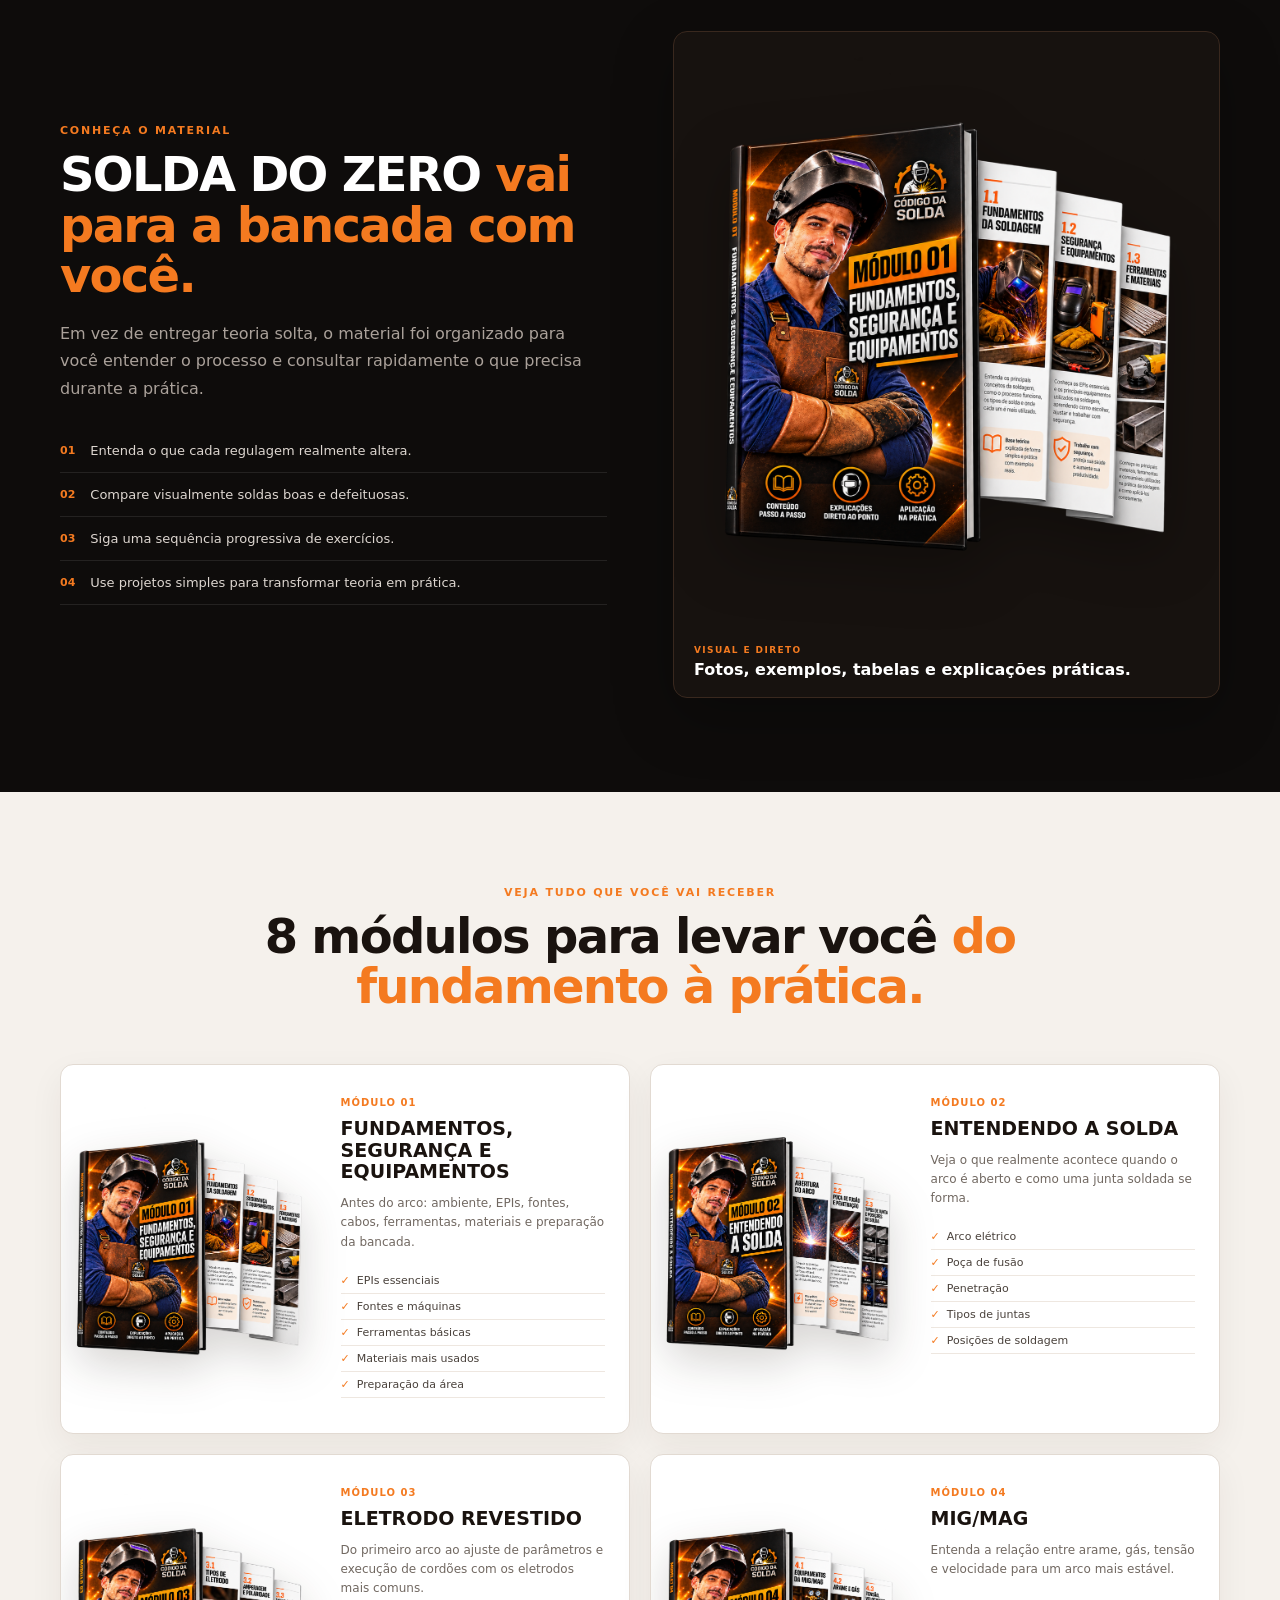
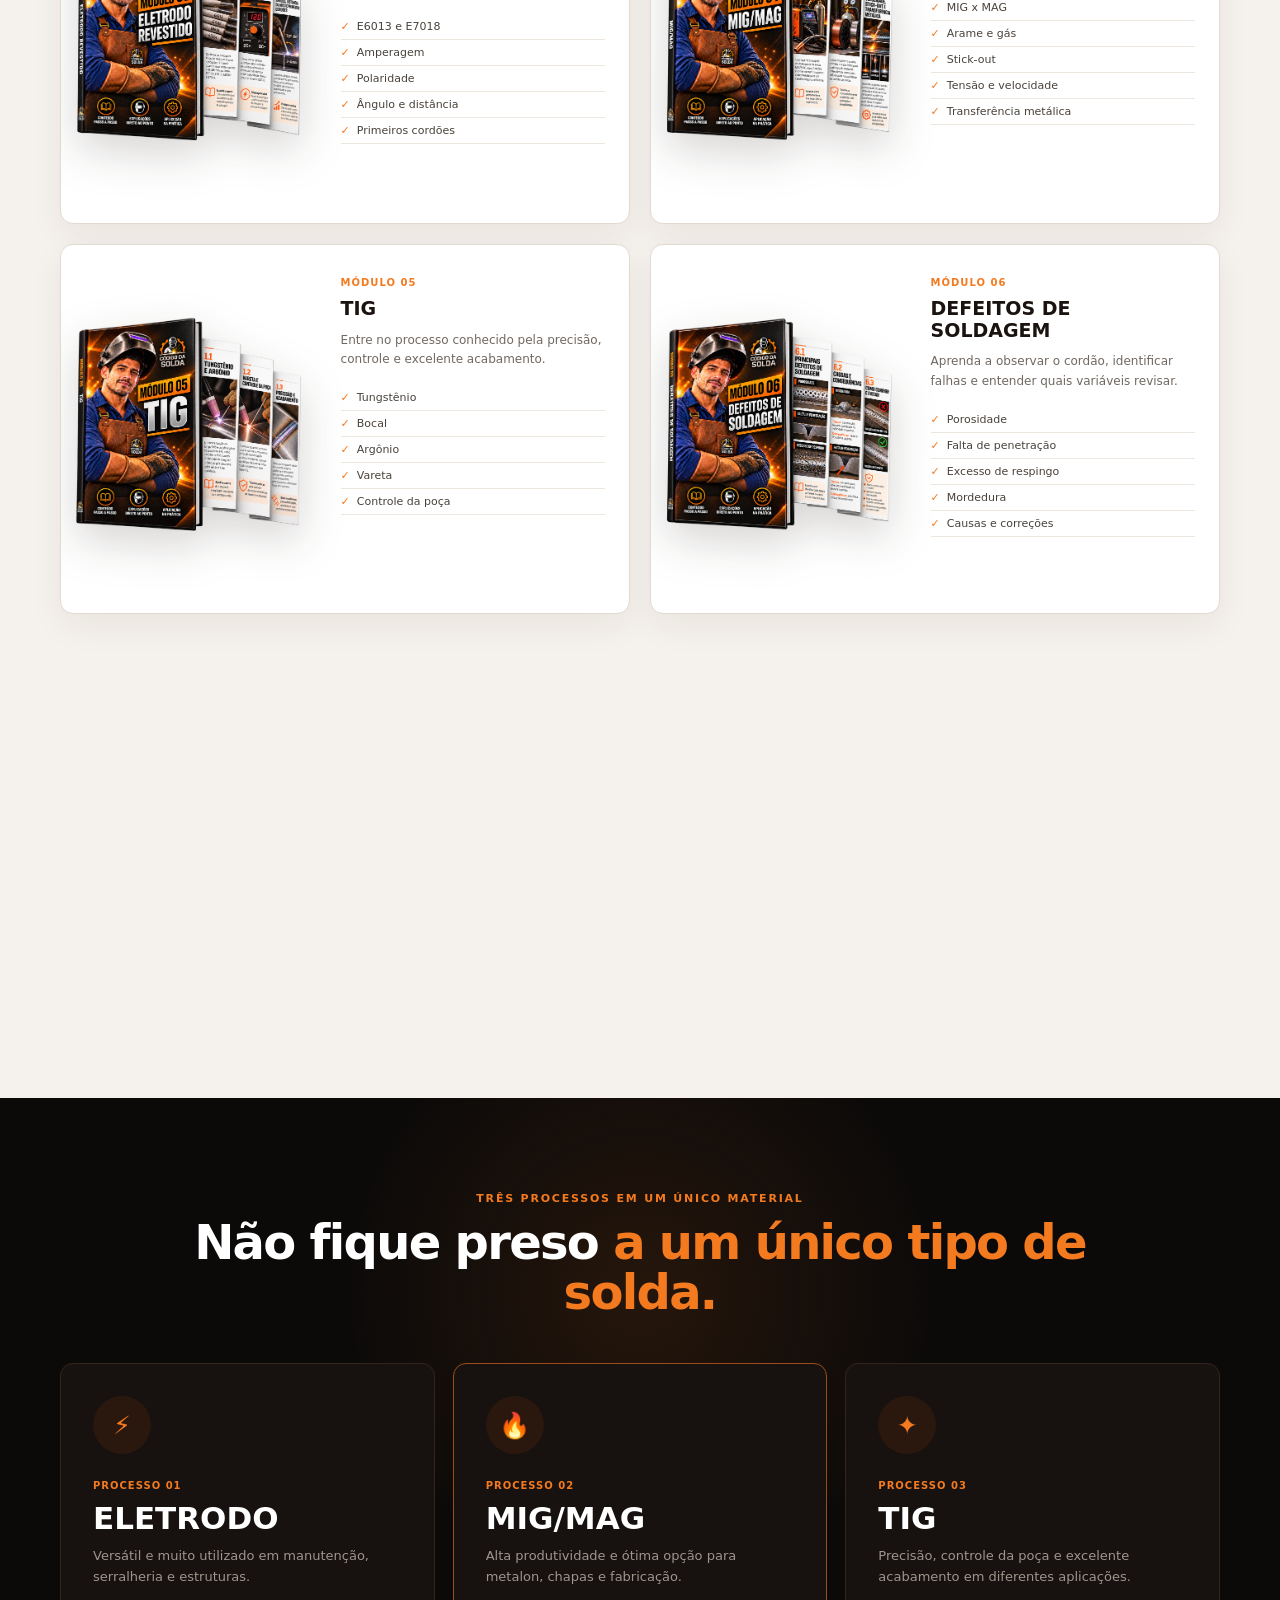
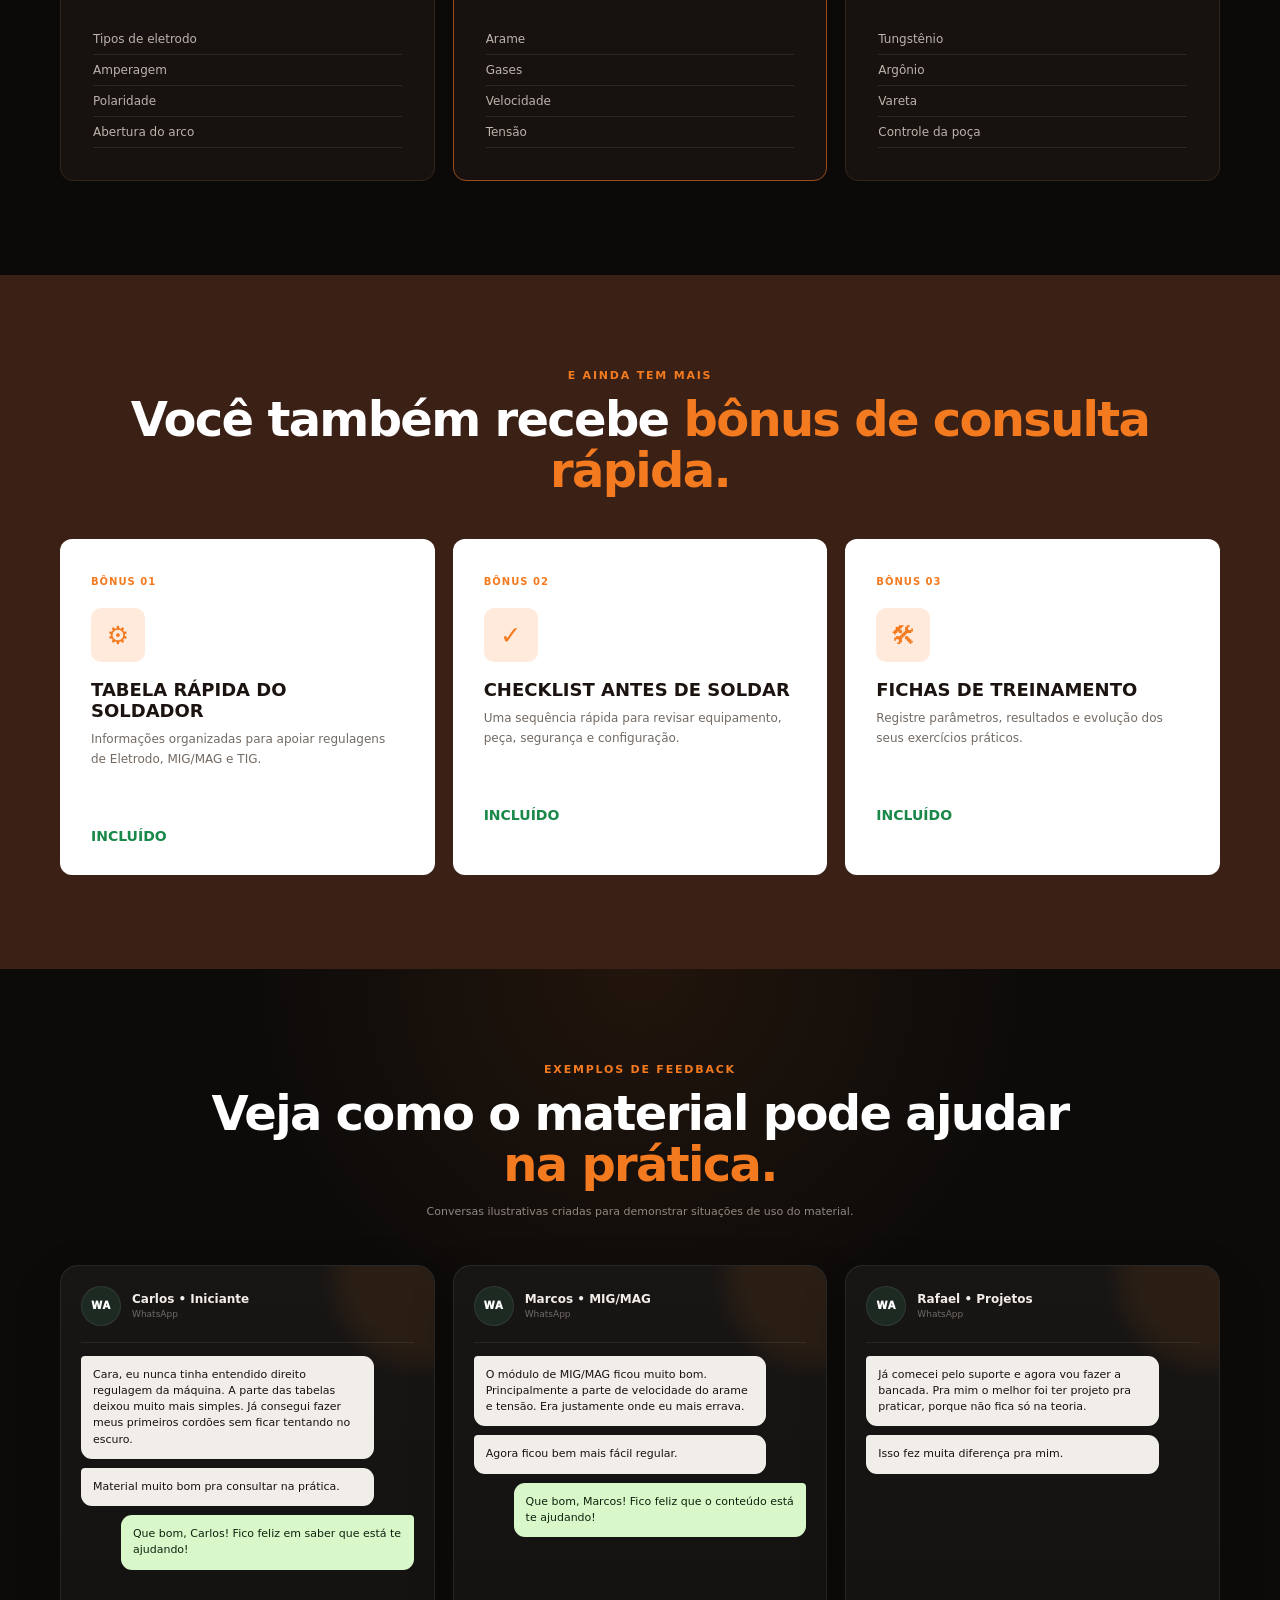
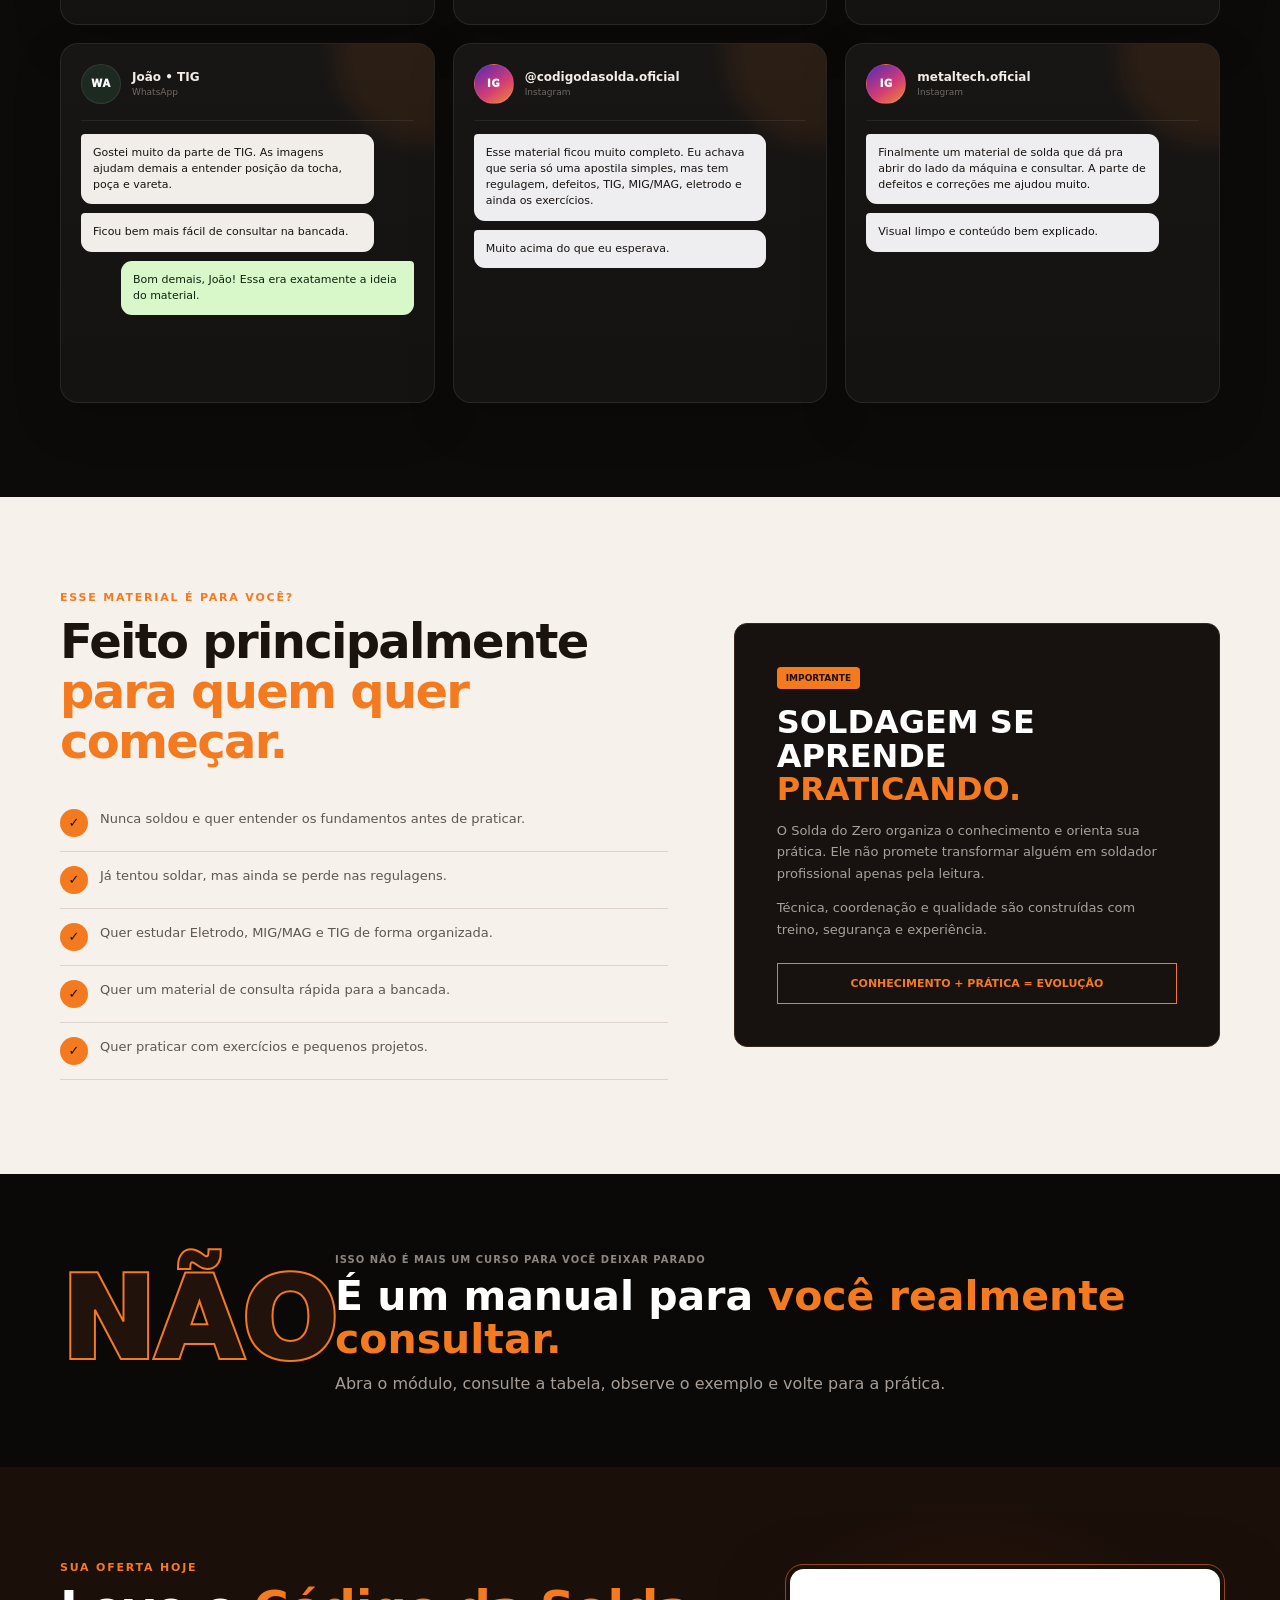
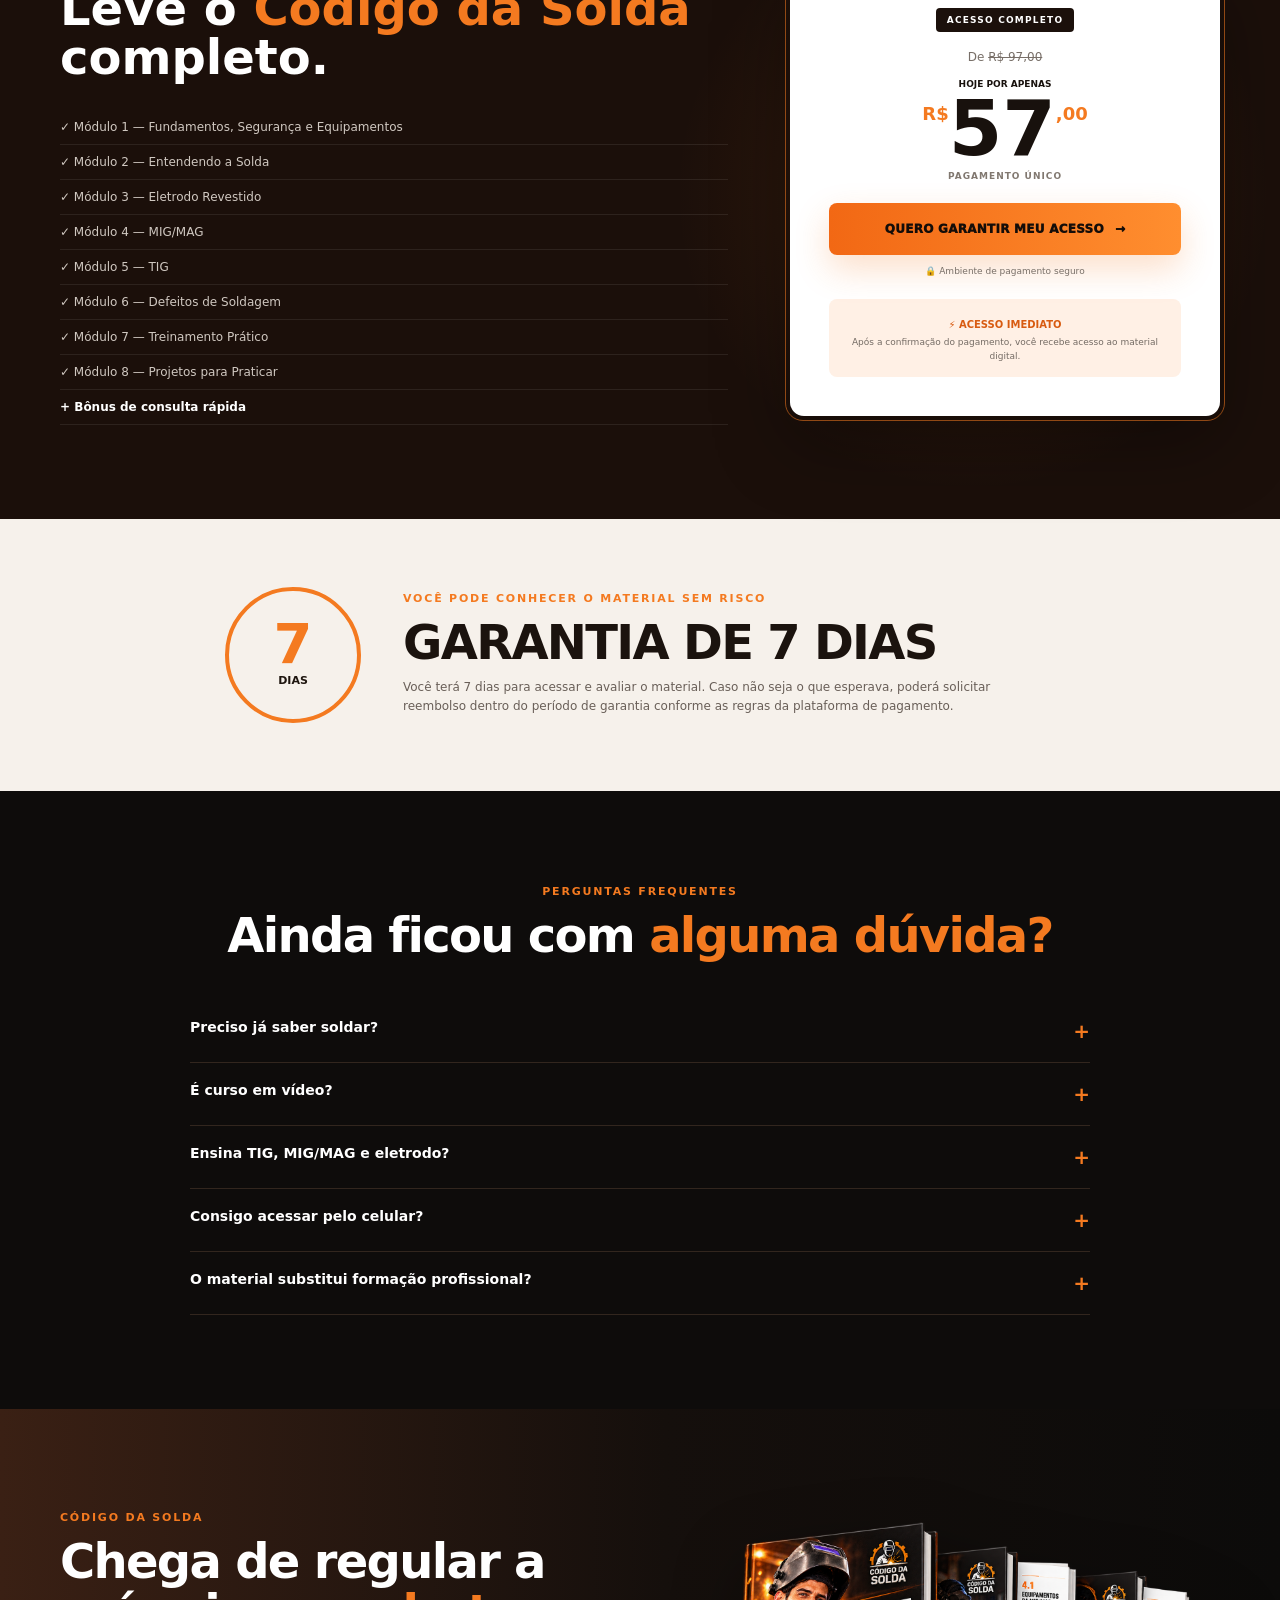
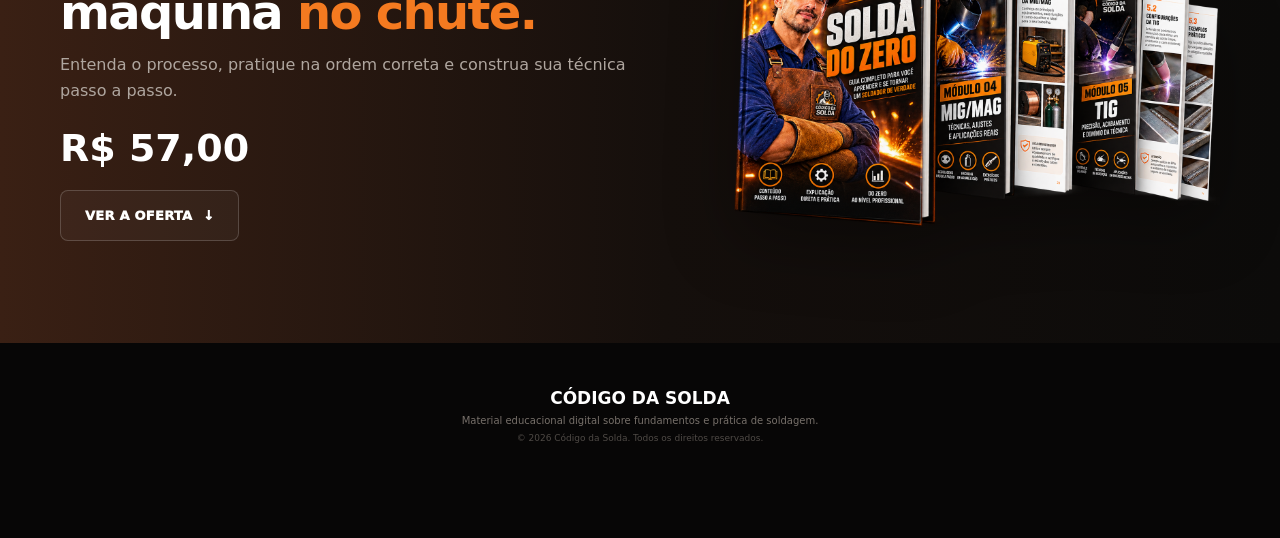
<file: codigo-da-solda/index.html>
<!doctype html>
<html lang="pt-BR">
<head>
  <meta charset="utf-8" />
  <meta name="viewport" content="width=device-width, initial-scale=1" />
  <title>Solda do Zero | Código da Solda</title>
  <meta name="description" content="Manual digital visual de Eletrodo Revestido, MIG/MAG e TIG. Fundamentos, regulagens, defeitos, exercícios e projetos para praticar." />
  <meta name="theme-color" content="#140b07" />
  <meta property="og:title" content="Solda do Zero | Código da Solda" />
  <meta property="og:description" content="Aprenda os fundamentos de Eletrodo, MIG/MAG e TIG com um manual visual feito para consultar na bancada." />
  <meta property="og:type" content="website" />
  <link rel="stylesheet" href="styles.css?v=20261008-3" />

  <!-- Meta Pixel Code -->
  <script>
  !function(f,b,e,v,n,t,s)
  {if(f.fbq)return;n=f.fbq=function(){n.callMethod?
  n.callMethod.apply(n,arguments):n.queue.push(arguments)};
  if(!f._fbq)f._fbq=n;n.push=n;n.loaded=!0;n.version='2.0';
  n.queue=[];t=b.createElement(e);t.async=!0;
  t.src=v;s=b.getElementsByTagName(e)[0];
  s.parentNode.insertBefore(t,s)}(window, document,'script',
  'https://connect.facebook.net/en_US/fbevents.js');
  fbq('init', '1434112752027585');
  fbq('track', 'PageView');
  fbq('track', 'ViewContent', {content_name: 'Solda do Zero', value: 57.00, currency: 'BRL'});
  </script>
  <!-- End Meta Pixel Code -->
</head>
<body>
  <noscript><img height="1" width="1" style="display:none" src="https://www.facebook.com/tr?id=1434112752027585&ev=PageView&noscript=1" alt="" /></noscript>

  <main id="inicio">
    <section class="hero">
      <div class="hero__grid wrap">
        <div class="hero__copy reveal">
          <p class="eyebrow"><span></span> MANUAL DIGITAL • ACESSO IMEDIATO</p>
          <h1>APRENDA <em>ELETRODO, MIG/MAG E TIG</em> COMEÇANDO DO ZERO</h1>
          <p class="hero__lead">Um manual visual e direto para entender regulagens, equipamentos, técnicas, defeitos e prática de soldagem sem depender de horas assistindo aulas.</p>
          <div class="quick-list">
            <span>Eletrodo Revestido</span><span>MIG/MAG</span><span>TIG</span>
            <span>Defeitos e Correções</span><span>Exercícios Práticos</span><span>Projetos para Praticar</span>
          </div>
          <div class="trust trust--hero"><span>🔒 Compra segura</span><span>⚡ Acesso imediato</span><span>📱 100% digital</span></div>
          <a class="button button--ghost scroll-link" href="#modulos">VER O CONTEÚDO <span>↓</span></a>
        </div>

        <div class="hero__visual reveal">
          <div class="hero__glow"></div>
          <img class="hero__product" data-asset="hero" alt="Código da Solda — manual digital completo" />
        </div>
      </div>
    </section>

    <section class="benefit-strip">
      <div class="wrap benefit-strip__grid">
        <div><b>📘</b><span><strong>Manual completo</strong><small>Do básico à prática</small></span></div>
        <div><b>⚡</b><span><strong>Acesso imediato</strong><small>Comece assim que comprar</small></span></div>
        <div><b>🛠</b><span><strong>Consulta rápida</strong><small>Use ao lado da máquina</small></span></div>
        <div><b>📱</b><span><strong>100% digital</strong><small>Celular, tablet ou computador</small></span></div>
      </div>
    </section>

    <section class="section section--light">
      <div class="wrap narrow center reveal">
        <p class="section-label">PARA QUEM ESTÁ COMEÇANDO</p>
        <h2>Soldar sem entender a regulagem vira <em>tentativa e erro.</em></h2>
        <p class="section-intro">Você mexe na amperagem, troca o eletrodo, altera a velocidade do arame e continua sem saber por que o cordão não ficou bom.</p>
      </div>
      <div class="wrap cards-3">
        <article class="pain-card reveal"><span>01</span><h3>REGULAGEM ERRADA</h3><p>Corrente, tensão ou velocidade inadequadas podem transformar uma solda simples em dor de cabeça.</p></article>
        <article class="pain-card reveal"><span>02</span><h3>DEFEITOS NO CORDÃO</h3><p>Porosidade, respingo, falta de penetração e cordão irregular normalmente têm causas identificáveis.</p></article>
        <article class="pain-card reveal"><span>03</span><h3>FALTA DE SEQUÊNCIA</h3><p>O iniciante tenta fabricar antes de dominar arco, posição, velocidade e controle da poça.</p></article>
      </div>
    </section>

    <section class="section section--dark">
      <div class="wrap split">
        <div class="reveal">
          <p class="section-label">CONHEÇA O MATERIAL</p>
          <h2>SOLDA DO ZERO <em>vai para a bancada com você.</em></h2>
          <p class="muted">Em vez de entregar teoria solta, o material foi organizado para você entender o processo e consultar rapidamente o que precisa durante a prática.</p>
          <ol class="steps">
            <li><b>01</b><span>Entenda o que cada regulagem realmente altera.</span></li>
            <li><b>02</b><span>Compare visualmente soldas boas e defeituosas.</span></li>
            <li><b>03</b><span>Siga uma sequência progressiva de exercícios.</span></li>
            <li><b>04</b><span>Use projetos simples para transformar teoria em prática.</span></li>
          </ol>
        </div>
        <div class="workshop-card reveal">
          <img data-asset="modulo01" alt="Equipamentos de proteção individual para soldagem em uma bancada" />
          <div><small>VISUAL E DIRETO</small><strong>Fotos, exemplos, tabelas e explicações práticas.</strong></div>
        </div>
      </div>
    </section>

    <section class="section section--modules" id="modulos">
      <div class="wrap narrow center reveal">
        <p class="section-label">VEJA TUDO QUE VOCÊ VAI RECEBER</p>
        <h2>8 módulos para levar você <em>do fundamento à prática.</em></h2>
      </div>
      <div class="wrap module-list">
        <article class="module reveal"><div class="module__image"><img data-asset="modulo01" alt="Módulo 1 - Fundamentos, Segurança e Equipamentos" loading="lazy"></div><div class="module__copy"><small>MÓDULO 01</small><h3>FUNDAMENTOS, SEGURANÇA E EQUIPAMENTOS</h3><p>Antes do arco: ambiente, EPIs, fontes, cabos, ferramentas, materiais e preparação da bancada.</p><ul><li>EPIs essenciais</li><li>Fontes e máquinas</li><li>Ferramentas básicas</li><li>Materiais mais usados</li><li>Preparação da área</li></ul></div></article>
        <article class="module reveal"><div class="module__image"><img data-asset="modulo02" alt="Módulo 2 - Entendendo a Solda" loading="lazy"></div><div class="module__copy"><small>MÓDULO 02</small><h3>ENTENDENDO A SOLDA</h3><p>Veja o que realmente acontece quando o arco é aberto e como uma junta soldada se forma.</p><ul><li>Arco elétrico</li><li>Poça de fusão</li><li>Penetração</li><li>Tipos de juntas</li><li>Posições de soldagem</li></ul></div></article>
        <article class="module reveal"><div class="module__image"><img data-asset="modulo03" alt="Módulo 3 - Eletrodo Revestido" loading="lazy"></div><div class="module__copy"><small>MÓDULO 03</small><h3>ELETRODO REVESTIDO</h3><p>Do primeiro arco ao ajuste de parâmetros e execução de cordões com os eletrodos mais comuns.</p><ul><li>E6013 e E7018</li><li>Amperagem</li><li>Polaridade</li><li>Ângulo e distância</li><li>Primeiros cordões</li></ul></div></article>
        <article class="module reveal"><div class="module__image"><img data-asset="modulo04" alt="Módulo 4 - MIG MAG" loading="lazy"></div><div class="module__copy"><small>MÓDULO 04</small><h3>MIG/MAG</h3><p>Entenda a relação entre arame, gás, tensão e velocidade para um arco mais estável.</p><ul><li>MIG x MAG</li><li>Arame e gás</li><li>Stick-out</li><li>Tensão e velocidade</li><li>Transferência metálica</li></ul></div></article>
        <article class="module reveal"><div class="module__image"><img data-asset="modulo05" alt="Módulo 5 - TIG" loading="lazy"></div><div class="module__copy"><small>MÓDULO 05</small><h3>TIG</h3><p>Entre no processo conhecido pela precisão, controle e excelente acabamento.</p><ul><li>Tungstênio</li><li>Bocal</li><li>Argônio</li><li>Vareta</li><li>Controle da poça</li></ul></div></article>
        <article class="module reveal"><div class="module__image"><img data-asset="modulo06" alt="Módulo 6 - Defeitos de Soldagem" loading="lazy"></div><div class="module__copy"><small>MÓDULO 06</small><h3>DEFEITOS DE SOLDAGEM</h3><p>Aprenda a observar o cordão, identificar falhas e entender quais variáveis revisar.</p><ul><li>Porosidade</li><li>Falta de penetração</li><li>Excesso de respingo</li><li>Mordedura</li><li>Causas e correções</li></ul></div></article>
        <article class="module reveal"><div class="module__image"><img data-asset="modulo07" alt="Módulo 7 - Treinamento Prático" loading="lazy"></div><div class="module__copy"><small>MÓDULO 07</small><h3>TREINAMENTO PRÁTICO</h3><p>Evolua em uma sequência lógica antes de tentar fabricar uma estrutura inteira.</p><ul><li>Abertura do arco</li><li>Cordão reto</li><li>Cordões paralelos</li><li>Junta em T</li><li>Junta de topo</li></ul></div></article>
        <article class="module reveal"><div class="module__image"><img data-asset="modulo08" alt="Módulo 8 - Projetos para Praticar" loading="lazy"></div><div class="module__copy"><small>MÓDULO 08</small><h3>PROJETOS PARA PRATICAR</h3><p>Transforme o treino em peças simples que exigem medição, corte, montagem e soldagem.</p><ul><li>Suportes metálicos</li><li>Prateleiras</li><li>Mesa lateral</li><li>Bancada simples</li><li>Aplicação prática</li></ul></div></article>
      </div>
    </section>

    <section class="section section--process">
      <div class="wrap narrow center reveal"><p class="section-label">TRÊS PROCESSOS EM UM ÚNICO MATERIAL</p><h2>Não fique preso <em>a um único tipo de solda.</em></h2></div>
      <div class="wrap cards-3 process-cards">
        <article class="process-card reveal"><span class="process-card__icon">⚡</span><small>PROCESSO 01</small><h3>ELETRODO</h3><p>Versátil e muito utilizado em manutenção, serralheria e estruturas.</p><ul><li>Tipos de eletrodo</li><li>Amperagem</li><li>Polaridade</li><li>Abertura do arco</li></ul></article>
        <article class="process-card process-card--hot reveal"><span class="process-card__icon">🔥</span><small>PROCESSO 02</small><h3>MIG/MAG</h3><p>Alta produtividade e ótima opção para metalon, chapas e fabricação.</p><ul><li>Arame</li><li>Gases</li><li>Velocidade</li><li>Tensão</li></ul></article>
        <article class="process-card reveal"><span class="process-card__icon">✦</span><small>PROCESSO 03</small><h3>TIG</h3><p>Precisão, controle da poça e excelente acabamento em diferentes aplicações.</p><ul><li>Tungstênio</li><li>Argônio</li><li>Vareta</li><li>Controle da poça</li></ul></article>
      </div>
    </section>

    <section class="section section--bonus">
      <div class="wrap center reveal"><p class="section-label">E AINDA TEM MAIS</p><h2>Você também recebe <em>bônus de consulta rápida.</em></h2></div>
      <div class="wrap cards-3 bonus-cards">
        <article class="bonus-card reveal"><small>BÔNUS 01</small><span>⚙</span><h3>TABELA RÁPIDA DO SOLDADOR</h3><p>Informações organizadas para apoiar regulagens de Eletrodo, MIG/MAG e TIG.</p><b>INCLUÍDO</b></article>
        <article class="bonus-card reveal"><small>BÔNUS 02</small><span>✓</span><h3>CHECKLIST ANTES DE SOLDAR</h3><p>Uma sequência rápida para revisar equipamento, peça, segurança e configuração.</p><b>INCLUÍDO</b></article>
        <article class="bonus-card reveal"><small>BÔNUS 03</small><span>🛠</span><h3>FICHAS DE TREINAMENTO</h3><p>Registre parâmetros, resultados e evolução dos seus exercícios práticos.</p><b>INCLUÍDO</b></article>
      </div>
    </section>

    <section class="section testimonials" id="depoimentos">
      <div class="wrap narrow center reveal">
        <p class="section-label">EXEMPLOS DE FEEDBACK</p>
        <h2>Veja como o material pode ajudar <em>na prática.</em></h2>
        <p class="testimonials__note">Conversas ilustrativas criadas para demonstrar situações de uso do material.</p>
      </div>

      <div class="wrap testimonials__grid">
        <article class="testimonial-card testimonial-card--wa reveal">
          <div class="testimonial-card__top">
            <span class="testimonial-card__app">WA</span>
            <div><strong>Carlos • Iniciante</strong><small>WhatsApp</small></div>
          </div>
          <div class="chat-bubble chat-bubble--received">Cara, eu nunca tinha entendido direito regulagem da máquina. A parte das tabelas deixou muito mais simples. Já consegui fazer meus primeiros cordões sem ficar tentando no escuro.</div>
          <div class="chat-bubble chat-bubble--received">Material muito bom pra consultar na prática.</div>
          <div class="chat-bubble chat-bubble--sent">Que bom, Carlos! Fico feliz em saber que está te ajudando!</div>
        </article>

        <article class="testimonial-card testimonial-card--wa reveal">
          <div class="testimonial-card__top">
            <span class="testimonial-card__app">WA</span>
            <div><strong>Marcos • MIG/MAG</strong><small>WhatsApp</small></div>
          </div>
          <div class="chat-bubble chat-bubble--received">O módulo de MIG/MAG ficou muito bom. Principalmente a parte de velocidade do arame e tensão. Era justamente onde eu mais errava.</div>
          <div class="chat-bubble chat-bubble--received">Agora ficou bem mais fácil regular.</div>
          <div class="chat-bubble chat-bubble--sent">Que bom, Marcos! Fico feliz que o conteúdo está te ajudando!</div>
        </article>

        <article class="testimonial-card testimonial-card--wa reveal">
          <div class="testimonial-card__top">
            <span class="testimonial-card__app">WA</span>
            <div><strong>Rafael • Projetos</strong><small>WhatsApp</small></div>
          </div>
          <div class="chat-bubble chat-bubble--received">Já comecei pelo suporte e agora vou fazer a bancada. Pra mim o melhor foi ter projeto pra praticar, porque não fica só na teoria.</div>
          <div class="chat-bubble chat-bubble--received">Isso fez muita diferença pra mim.</div>
        </article>

        <article class="testimonial-card testimonial-card--wa reveal">
          <div class="testimonial-card__top">
            <span class="testimonial-card__app">WA</span>
            <div><strong>João • TIG</strong><small>WhatsApp</small></div>
          </div>
          <div class="chat-bubble chat-bubble--received">Gostei muito da parte de TIG. As imagens ajudam demais a entender posição da tocha, poça e vareta.</div>
          <div class="chat-bubble chat-bubble--received">Ficou bem mais fácil de consultar na bancada.</div>
          <div class="chat-bubble chat-bubble--sent">Bom demais, João! Essa era exatamente a ideia do material.</div>
        </article>

        <article class="testimonial-card testimonial-card--ig reveal">
          <div class="testimonial-card__top">
            <span class="testimonial-card__app">IG</span>
            <div><strong>@codigodasolda.oficial</strong><small>Instagram</small></div>
          </div>
          <div class="chat-bubble chat-bubble--received">Esse material ficou muito completo. Eu achava que seria só uma apostila simples, mas tem regulagem, defeitos, TIG, MIG/MAG, eletrodo e ainda os exercícios.</div>
          <div class="chat-bubble chat-bubble--received">Muito acima do que eu esperava.</div>
        </article>

        <article class="testimonial-card testimonial-card--ig reveal">
          <div class="testimonial-card__top">
            <span class="testimonial-card__app">IG</span>
            <div><strong>metaltech.oficial</strong><small>Instagram</small></div>
          </div>
          <div class="chat-bubble chat-bubble--received">Finalmente um material de solda que dá pra abrir do lado da máquina e consultar. A parte de defeitos e correções me ajudou muito.</div>
          <div class="chat-bubble chat-bubble--received">Visual limpo e conteúdo bem explicado.</div>
        </article>
      </div>
    </section>

    <section class="section section--light">
      <div class="wrap split split--who">
        <div class="reveal"><p class="section-label">ESSE MATERIAL É PARA VOCÊ?</p><h2>Feito principalmente <em>para quem quer começar.</em></h2>
          <div class="who-list"><p><i>✓</i>Nunca soldou e quer entender os fundamentos antes de praticar.</p><p><i>✓</i>Já tentou soldar, mas ainda se perde nas regulagens.</p><p><i>✓</i>Quer estudar Eletrodo, MIG/MAG e TIG de forma organizada.</p><p><i>✓</i>Quer um material de consulta rápida para a bancada.</p><p><i>✓</i>Quer praticar com exercícios e pequenos projetos.</p></div>
        </div>
        <aside class="truth-box reveal"><small>IMPORTANTE</small><h3>SOLDAGEM SE APRENDE <em>PRATICANDO.</em></h3><p>O Solda do Zero organiza o conhecimento e orienta sua prática. Ele não promete transformar alguém em soldador profissional apenas pela leitura.</p><p>Técnica, coordenação e qualidade são construídas com treino, segurança e experiência.</p><strong>CONHECIMENTO + PRÁTICA = EVOLUÇÃO</strong></aside>
      </div>
    </section>

    <section class="not-course">
      <div class="wrap not-course__grid reveal"><span>NÃO</span><div><small>ISSO NÃO É MAIS UM CURSO PARA VOCÊ DEIXAR PARADO</small><h2>É um manual para <em>você realmente consultar.</em></h2><p>Abra o módulo, consulte a tabela, observe o exemplo e volte para a prática.</p></div></div>
    </section>

    <section class="offer" id="oferta">
      <div class="wrap offer__grid">
        <div class="offer__copy reveal"><p class="section-label">SUA OFERTA HOJE</p><h2>Leve o <em>Código da Solda</em> completo.</h2><ul><li>✓ Módulo 1 — Fundamentos, Segurança e Equipamentos</li><li>✓ Módulo 2 — Entendendo a Solda</li><li>✓ Módulo 3 — Eletrodo Revestido</li><li>✓ Módulo 4 — MIG/MAG</li><li>✓ Módulo 5 — TIG</li><li>✓ Módulo 6 — Defeitos de Soldagem</li><li>✓ Módulo 7 — Treinamento Prático</li><li>✓ Módulo 8 — Projetos para Praticar</li><li class="offer__bonus">+ Bônus de consulta rápida</li></ul></div>
        <div class="checkout-card reveal"><span>ACESSO COMPLETO</span><p>De <s>R$ 97,00</s></p><small>HOJE POR APENAS</small><strong><sup>R$</sup>57<sup>,00</sup></strong><b>PAGAMENTO ÚNICO</b><a class="button button--primary checkout-link" href="#">QUERO GARANTIR MEU ACESSO <span>→</span></a><p class="checkout-card__safe">🔒 Ambiente de pagamento seguro</p><div><b>⚡ ACESSO IMEDIATO</b><p>Após a confirmação do pagamento, você recebe acesso ao material digital.</p></div></div>
      </div>
    </section>

    <section class="guarantee section--light">
      <div class="wrap guarantee__grid reveal"><div class="guarantee__seal"><b>7</b><span>DIAS</span></div><div><p class="section-label">VOCÊ PODE CONHECER O MATERIAL SEM RISCO</p><h2>GARANTIA DE 7 DIAS</h2><p>Você terá 7 dias para acessar e avaliar o material. Caso não seja o que esperava, poderá solicitar reembolso dentro do período de garantia conforme as regras da plataforma de pagamento.</p></div></div>
    </section>

    <section class="section section--dark faq">
      <div class="wrap narrow center reveal"><p class="section-label">PERGUNTAS FREQUENTES</p><h2>Ainda ficou com <em>alguma dúvida?</em></h2></div>
      <div class="wrap narrow faq__list">
        <details><summary>Preciso já saber soldar?</summary><p>Não. O material começa pelos fundamentos e foi estruturado principalmente para quem está iniciando ou ainda tem dificuldade em compreender os processos.</p></details>
        <details><summary>É curso em vídeo?</summary><p>Não. O produto principal é um manual digital visual, feito para estudo e consulta rápida durante a prática.</p></details>
        <details><summary>Ensina TIG, MIG/MAG e eletrodo?</summary><p>Sim. Há módulos específicos para os três processos, além de fundamentos, defeitos, exercícios e projetos.</p></details>
        <details><summary>Consigo acessar pelo celular?</summary><p>Sim. Por ser digital, você pode acessar pelo celular, tablet ou computador.</p></details>
        <details><summary>O material substitui formação profissional?</summary><p>Não. O manual é um recurso educacional. Qualificação profissional e atividades especializadas podem exigir treinamento prático, avaliação técnica e cursos específicos.</p></details>
      </div>
    </section>

    <section class="final-cta">
      <div class="wrap final-cta__grid">
        <div class="reveal"><p class="section-label">CÓDIGO DA SOLDA</p><h2>Chega de regular a máquina <em>no chute.</em></h2><p>Entenda o processo, pratique na ordem correta e construa sua técnica passo a passo.</p><strong>R$ 57,00</strong><a class="button button--ghost scroll-link" href="#oferta">VER A OFERTA <span>↓</span></a></div>
        <img class="reveal final-cta__product" data-asset="hero" alt="Código da Solda" loading="lazy" />
      </div>
    </section>
  </main>

  <footer><div class="wrap"><strong>CÓDIGO DA SOLDA</strong><p>Material educacional digital sobre fundamentos e prática de soldagem.</p><small>© 2026 Código da Solda. Todos os direitos reservados.</small></div></footer>

  <div class="mobile-buy"><span><small>ACESSO COMPLETO</small><b>R$ 57</b></span><a class="scroll-link" href="#oferta">VER OFERTA →</a></div>


  <script src="script.js?v=20261008-3"></script>
</body>
</html>
</file>
<file: codigo-da-solda/styles.css>
:root{--orange:#f47a20;--orange2:#ff9a45;--brown:#432517;--ink:#0d0b0a;--ink2:#17120f;--cream:#f6f1eb;--paper:#fff;--muted:#aaa19a;--line:rgba(255,255,255,.09)}*{box-sizing:border-box}html{scroll-behavior:smooth}body{margin:0;background:var(--ink);color:#fff;font-family:Inter,ui-sans-serif,system-ui,-apple-system,BlinkMacSystemFont,"Segoe UI",sans-serif;-webkit-font-smoothing:antialiased}.wrap{width:min(1160px,calc(100% - 40px));margin:auto}.narrow{max-width:900px}.center{text-align:center}h1,h2,h3,p{margin:0}em{font-style:normal;color:var(--orange)}.topbar{position:sticky;top:0;z-index:100;background:rgba(10,8,7,.93);backdrop-filter:blur(16px);border-bottom:1px solid rgba(244,122,32,.18)}.topbar__inner{height:78px;display:flex;align-items:center;justify-content:space-between}.brand{display:flex;align-items:center;gap:12px;text-decoration:none;color:#fff}.brand__mark{display:grid;place-items:center;width:44px;height:44px;border-radius:12px;background:linear-gradient(145deg,var(--orange),#b8430a);color:#16100c;font-size:22px;box-shadow:0 7px 24px rgba(244,122,32,.2)}.brand strong,.brand small{display:block}.brand strong{font-size:16px;letter-spacing:1.4px}.brand small{font-size:10px;color:#8f8781;margin-top:3px}.topbar__cta{background:var(--orange);color:#16100c;text-decoration:none;padding:13px 18px;border-radius:8px;font-size:11px;font-weight:900;letter-spacing:.5px}.hero{position:relative;overflow:hidden;background:radial-gradient(circle at 78% 45%,rgba(244,122,32,.14),transparent 36%),linear-gradient(115deg,#090807 0%,#17100c 58%,#0d0907 100%);padding:72px 0 75px}.hero:before{content:"";position:absolute;inset:0;opacity:.18;background-image:linear-gradient(rgba(255,255,255,.03) 1px,transparent 1px),linear-gradient(90deg,rgba(255,255,255,.03) 1px,transparent 1px);background-size:46px 46px}.hero__grid{position:relative;z-index:2;display:grid;grid-template-columns:1.05fr .95fr;gap:50px;align-items:center}.eyebrow,.section-label{color:var(--orange);font-weight:900;font-size:11px;letter-spacing:1.8px}.eyebrow{display:flex;align-items:center;gap:10px;color:#b7aea6}.eyebrow span{display:block;width:34px;height:3px;background:var(--orange)}.hero h1{font-size:clamp(44px,5.5vw,68px);line-height:.96;letter-spacing:-2.7px;font-weight:950;margin-top:18px}.hero h1 em{display:block}.hero__lead{max-width:650px;color:#c0b8b1;line-height:1.7;font-size:17px;margin-top:24px}.quick-list{display:grid;grid-template-columns:1fr 1fr;gap:10px 18px;margin-top:26px;font-size:13px;color:#e3ddd8}.quick-list span::first-letter{color:var(--orange)}.hero__price{margin-top:30px}.hero__price small{display:block;color:#8f8781;font-size:10px;letter-spacing:1.4px;font-weight:800}.hero__price strong{display:block;font-size:66px;line-height:.9;margin-top:7px}.hero__price sup{font-size:18px;color:var(--orange);vertical-align:top;position:relative;top:9px}.button{display:inline-flex;align-items:center;justify-content:center;gap:11px;text-decoration:none;border-radius:8px;font-size:13px;font-weight:950;letter-spacing:.25px;transition:.22s ease}.button--primary{margin-top:22px;background:linear-gradient(90deg,#f26814,#ff8e2f);color:#140d09;padding:19px 27px;box-shadow:0 14px 34px rgba(244,122,32,.24)}.button--primary:hover{transform:translateY(-2px);box-shadow:0 17px 40px rgba(244,122,32,.32)}.trust{display:flex;gap:17px;flex-wrap:wrap;margin-top:15px;color:#88817b;font-size:10px}.hero__visual{height:590px;position:relative}.hero__glow{position:absolute;width:420px;height:420px;border-radius:50%;background:var(--orange);filter:blur(125px);opacity:.18;right:8%;top:15%}.hero__book{position:absolute;filter:drop-shadow(0 28px 32px rgba(0,0,0,.36));object-fit:contain}.hero__book--front{width:79%;height:100%;left:0;top:0;z-index:3}.hero__book--mid{width:58%;height:84%;right:0;top:10%;z-index:2;transform:rotate(5deg);opacity:.9}.hero__book--back{width:48%;height:75%;right:-6%;top:17%;z-index:1;transform:rotate(9deg);opacity:.6}.benefit-strip{background:#24140d;border-block:1px solid #4e2b19}.benefit-strip__grid{display:grid;grid-template-columns:repeat(4,1fr);min-height:106px}.benefit-strip__grid>div{display:flex;align-items:center;gap:12px;padding:22px;border-right:1px solid rgba(255,255,255,.08)}.benefit-strip__grid>div:last-child{border-right:0}.benefit-strip b{font-size:25px}.benefit-strip strong,.benefit-strip small{display:block}.benefit-strip strong{font-size:13px}.benefit-strip small{margin-top:3px;color:#948b84;font-size:10px}.section{padding:94px 0}.section--light{background:var(--cream);color:#1b130e}.section--dark{background:#0e0c0b}.section--modules{background:#f5f1ec;color:#1a130f}.section--process{background:radial-gradient(circle at 50% 25%,rgba(244,122,32,.11),transparent 34%),#0c0a09}.section--bonus{background:#3b2115}.section h2,.guarantee h2,.final-cta h2{font-size:clamp(34px,4vw,48px);line-height:1.05;letter-spacing:-1.7px;margin-top:12px}.section-intro{max-width:750px;margin:18px auto 0;line-height:1.7;color:#6d645e;font-size:15px}.cards-3{display:grid;grid-template-columns:repeat(3,1fr);gap:18px;margin-top:46px}.pain-card{background:#fff;border:1px solid #e2d9d0;border-radius:12px;padding:29px}.pain-card>span{color:var(--orange);font-size:11px;font-weight:900}.pain-card h3{font-size:18px;margin-top:10px}.pain-card p{color:#6f665f;line-height:1.65;font-size:13px;margin-top:10px}.split{display:grid;grid-template-columns:1fr 1fr;gap:66px;align-items:center}.muted{color:var(--muted);line-height:1.7;margin-top:20px}.steps{list-style:none;padding:0;margin:27px 0 0}.steps li{display:flex;gap:15px;padding:14px 0;border-bottom:1px solid var(--line);align-items:center}.steps b{color:var(--orange);font-size:11px}.steps span{color:#ddd6d0;font-size:13px}.workshop-card{background:#17120f;border:1px solid #39281e;border-radius:14px;overflow:hidden;box-shadow:0 20px 60px rgba(0,0,0,.25)}.workshop-card img{display:block;width:100%;aspect-ratio:16/10;object-fit:cover}.workshop-card div{padding:18px 20px}.workshop-card small{display:block;color:var(--orange);font-size:9px;font-weight:900;letter-spacing:1.4px}.workshop-card strong{display:block;margin-top:5px}.module-list{margin-top:52px;display:grid;grid-template-columns:1fr 1fr;gap:20px}.module{display:grid;grid-template-columns:45% 55%;min-height:370px;background:#fff;border:1px solid #e2dad2;border-radius:13px;overflow:hidden;box-shadow:0 12px 34px rgba(55,35,22,.06)}.module__image{background:linear-gradient(150deg,#15110f,#25150d);padding:10px;display:grid;place-items:center}.module__image img{width:100%;height:100%;object-fit:contain}.module__copy{padding:26px 24px}.module__copy small,.process-card small,.bonus-card small{color:var(--orange);font-weight:900;font-size:10px;letter-spacing:1px}.module__copy h3{font-size:19px;line-height:1.15;margin-top:8px}.module__copy p{font-size:12px;line-height:1.6;color:#716861;margin-top:11px}.module__copy ul,.process-card ul{list-style:none;padding:0;margin:16px 0 0}.module__copy li{font-size:11px;padding:6px 0;border-bottom:1px solid #eee7e0;color:#49413b}.module__copy li:before{content:"✓";color:var(--orange);font-weight:900;margin-right:7px}.process-card{background:#17120f;border:1px solid #34251c;border-radius:13px;padding:32px}.process-card--hot{border-color:#9b4b1c;transform:translateY(-10px)}.process-card__icon{display:grid;place-items:center;width:58px;height:58px;border-radius:50%;background:#2a180e;color:var(--orange);font-size:25px;margin-bottom:20px}.process-card h3{font-size:31px;margin-top:7px}.process-card p{color:#9e958e;font-size:13px;line-height:1.6;margin-top:10px;min-height:62px}.process-card li{border-bottom:1px solid var(--line);padding:8px 0;font-size:12px;color:#bbb3ac}.bonus-cards{margin-top:44px}.bonus-card{background:#fff;color:#1b130f;border-radius:12px;padding:31px}.bonus-card>span{display:grid;place-items:center;width:54px;height:54px;background:#ffeadb;border-radius:10px;color:var(--orange);font-size:25px;margin-top:19px}.bonus-card h3{font-size:18px;margin-top:17px}.bonus-card p{font-size:12px;line-height:1.65;color:#736a63;margin-top:9px;min-height:78px}.bonus-card b{display:block;margin-top:20px;color:#198849;font-size:14px}.split--who{grid-template-columns:1fr .8fr}.who-list{margin-top:28px}.who-list p{display:flex;gap:12px;align-items:flex-start;padding:14px 0;border-bottom:1px solid #ddd3ca;color:#5f5650;font-size:13px;line-height:1.5}.who-list i{font-style:normal;flex:0 0 28px;height:28px;border-radius:50%;background:var(--orange);display:grid;place-items:center;color:#1c110b;font-weight:900}.truth-box{padding:42px;background:#17120f;color:#fff;border:1px solid #38261c;border-radius:13px}.truth-box>small{display:inline-block;background:var(--orange);color:#1d110a;padding:6px 9px;border-radius:4px;font-size:9px;font-weight:900}.truth-box h3{font-size:32px;line-height:1.05;margin-top:17px}.truth-box p{font-size:13px;line-height:1.65;color:#a9a19a;margin-top:13px}.truth-box strong{display:block;border:1px solid var(--orange);color:var(--orange);text-align:center;padding:13px;margin-top:23px;font-size:11px}.not-course{padding:74px 0;background:#0a0908}.not-course__grid{display:grid;grid-template-columns:230px 1fr;gap:45px;align-items:center}.not-course__grid>span{font-size:112px;line-height:.8;font-weight:950;color:#21130c;-webkit-text-stroke:2px var(--orange)}.not-course small{color:#8d857f;font-size:10px;font-weight:900;letter-spacing:1px}.not-course h2{font-size:41px;line-height:1.05;margin-top:8px}.not-course p{color:#a69d96;margin-top:13px}.offer{padding:94px 0;background:radial-gradient(circle at 76% 50%,rgba(244,122,32,.14),transparent 29%),#1b0f0a}.offer__grid{display:grid;grid-template-columns:1fr 430px;gap:62px;align-items:center}.offer__copy h2{font-size:48px;line-height:1.03;margin-top:10px}.offer__copy ul{list-style:none;padding:0;margin:27px 0 0}.offer__copy li{padding:10px 0;border-bottom:1px solid rgba(255,255,255,.08);font-size:12px;color:#d0c8c1}.offer__bonus{font-weight:900;color:#fff!important}.checkout-card{background:#fff;color:#18110d;padding:39px;border-radius:14px;text-align:center;box-shadow:0 25px 75px rgba(0,0,0,.35);position:relative}.checkout-card:before{content:"";position:absolute;inset:-5px;border:1px solid rgba(244,122,32,.55);border-radius:18px;pointer-events:none}.checkout-card>span{display:inline-block;background:#1b100b;color:#fff;font-size:9px;letter-spacing:1.2px;font-weight:900;padding:7px 11px;border-radius:4px}.checkout-card>p{color:#786f68;font-size:12px;margin-top:18px}.checkout-card>small{display:block;font-size:9px;font-weight:900;margin-top:15px}.checkout-card>strong{display:block;font-size:77px;line-height:.9;margin-top:5px}.checkout-card>strong sup{font-size:18px;color:var(--orange);vertical-align:top;position:relative;top:12px}.checkout-card>b{display:block;color:#817870;font-size:9px;letter-spacing:1px;margin-top:8px}.checkout-card .button{width:100%;font-size:12px}.checkout-card__safe{font-size:9px!important;margin-top:11px!important}.checkout-card>div{margin-top:23px;padding:14px;background:#fff0e5;border-radius:8px}.checkout-card>div b{font-size:10px;color:#d85b11}.checkout-card>div p{font-size:9px;line-height:1.5;color:#746b64;margin-top:4px}.guarantee{padding:68px 0}.guarantee__grid{max-width:830px;display:grid;grid-template-columns:140px 1fr;gap:38px;align-items:center}.guarantee__seal{width:136px;height:136px;border:4px solid var(--orange);border-radius:50%;display:grid;place-items:center;align-content:center;color:var(--orange)}.guarantee__seal b{font-size:56px;line-height:.8}.guarantee__seal span{font-size:11px;color:#1e150f;margin-top:7px;font-weight:900}.guarantee p:not(.section-label){color:#695f58;line-height:1.65;font-size:12px;margin-top:10px}.faq__list{margin-top:40px}.faq details{border-bottom:1px solid #32261e}.faq summary{cursor:pointer;list-style:none;padding:19px 0;font-weight:800;font-size:14px;display:flex;justify-content:space-between}.faq summary::-webkit-details-marker{display:none}.faq summary:after{content:"+";color:var(--orange);font-size:20px}.faq details[open] summary:after{content:"×"}.faq details p{color:#a69d96;line-height:1.7;font-size:12px;padding:0 0 19px}.final-cta{padding:82px 0;background:linear-gradient(90deg,#3a2014 0%,#150f0c 52%,#0c0b0a 100%)}.final-cta__grid{display:grid;grid-template-columns:1fr .78fr;gap:35px;align-items:center}.final-cta p:not(.section-label){color:#afa69f;line-height:1.65;max-width:600px;margin-top:15px}.final-cta strong{display:block;font-size:38px;margin-top:21px}.final-cta img{width:100%;max-height:470px;object-fit:contain;border-radius:18px;mask-image:linear-gradient(to bottom,#000 75%,transparent)}footer{padding:45px 0 95px;background:#070606;text-align:center}footer strong{font-size:17px}footer p{font-size:10px;color:#77706a;margin-top:7px}footer small{display:block;color:#4f4a46;font-size:9px;margin-top:7px}.mobile-buy{display:none}.reveal{opacity:0;transform:translateY(22px);transition:opacity .6s ease,transform .6s ease}.reveal.is-visible{opacity:1;transform:none}
@media(max-width:900px){.wrap{width:min(100% - 28px,1160px)}.topbar__inner{height:66px}.brand small{display:none}.brand strong{font-size:13px}.brand__mark{width:38px;height:38px}.topbar__cta{padding:11px 13px;font-size:9px}.hero{padding:53px 0 60px}.hero__grid{grid-template-columns:1fr;gap:30px}.hero__copy{text-align:center}.eyebrow{justify-content:center}.hero h1{font-size:44px;letter-spacing:-1.7px}.hero__lead{font-size:15px;margin-inline:auto}.quick-list{max-width:550px;margin:24px auto 0;text-align:left}.trust{justify-content:center}.hero__visual{height:500px;max-width:620px;width:100%;margin:auto}.benefit-strip__grid{grid-template-columns:1fr 1fr}.benefit-strip__grid>div{border-bottom:1px solid rgba(255,255,255,.06)}.section{padding:75px 0}.cards-3,.module-list,.split,.split--who,.offer__grid,.final-cta__grid{grid-template-columns:1fr}.module-list{max-width:700px}.module{min-height:340px}.process-card--hot{transform:none}.not-course__grid{grid-template-columns:1fr;text-align:center}.not-course__grid>span{font-size:78px}.offer__copy h2{text-align:center}.offer__copy .section-label{text-align:center}.checkout-card{max-width:500px;margin:auto}.guarantee__grid{grid-template-columns:1fr;text-align:center}.guarantee__seal{margin:auto}.final-cta{text-align:center}.final-cta p{margin-inline:auto}.final-cta .button{margin-inline:auto}.final-cta img{max-width:500px;margin:auto}}
@media(max-width:620px){.hero h1{font-size:36px}.quick-list{grid-template-columns:1fr;max-width:300px}.hero__visual{height:410px}.hero__book--front{width:90%}.hero__book--mid{width:62%;right:-8%}.hero__book--back{display:none}.benefit-strip__grid{grid-template-columns:1fr}.benefit-strip__grid>div{padding:16px 4px;border-right:0}.section h2,.guarantee h2,.final-cta h2{font-size:31px}.cards-3{grid-template-columns:1fr}.module{grid-template-columns:1fr}.module__image{height:390px}.module__copy{padding:24px}.not-course h2{font-size:31px}.offer__copy h2{font-size:35px}.checkout-card{padding:31px 20px}.final-cta h2{font-size:34px}footer{padding-bottom:110px}.mobile-buy{position:fixed;left:0;right:0;bottom:0;z-index:200;display:flex;align-items:center;justify-content:space-between;background:#0b0908;border-top:1px solid #3a2417;padding:9px 13px;box-shadow:0 -9px 30px rgba(0,0,0,.35)}.mobile-buy small,.mobile-buy b{display:block}.mobile-buy small{font-size:8px;color:#8d8580}.mobile-buy b{font-size:21px}.mobile-buy a{background:var(--orange);color:#17100c;text-decoration:none;font-size:10px;font-weight:950;padding:12px 14px;border-radius:6px}}
@media(prefers-reduced-motion:reduce){html{scroll-behavior:auto}.reveal{opacity:1;transform:none;transition:none}.button{transition:none}}

/* Ajustes de conversão e nitidez */
.hero__price{display:none!important}
.trust--hero{margin-top:30px}
.button--ghost{
  margin-top:20px;
  padding:17px 24px;
  color:#fff;
  background:rgba(255,255,255,.035);
  border:1px solid rgba(255,255,255,.18);
  box-shadow:none
}
.button--ghost:hover{
  border-color:rgba(244,122,32,.7);
  background:rgba(244,122,32,.07);
  transform:translateY(-2px)
}
.hero__visual{
  height:570px;
  display:flex;
  align-items:center;
  justify-content:center;
  overflow:visible
}
.hero__glow{
  width:390px;
  height:390px;
  right:9%;
  top:16%;
  filter:blur(105px);
  opacity:.16
}
.hero__book{
  height:auto!important;
  max-height:none;
  image-rendering:auto;
  backface-visibility:hidden;
  transform-origin:center bottom
}
.hero__book--front{
  width:61%;
  left:8%;
  top:4%;
  z-index:3
}
.hero__book--mid{
  width:48%;
  right:5%;
  top:12%;
  z-index:2;
  transform:rotate(4deg);
  opacity:.92
}
.hero__book--back{
  width:39%;
  right:-2%;
  top:20%;
  z-index:1;
  transform:rotate(7deg);
  opacity:.7
}
.module__image img{
  width:min(100%,260px);
  height:auto;
  max-height:340px
}
.workshop-card img{
  aspect-ratio:auto;
  max-height:520px;
  object-fit:contain;
  background:#120d0a
}

@media(max-width:900px){
  .hero__visual{height:490px}
  .hero__book--front{width:62%;left:13%;top:2%}
  .hero__book--mid{width:45%;right:4%;top:13%}
  .hero__book--back{width:34%;right:1%;top:22%}
}

@media(max-width:620px){
  .hero__visual{height:390px;margin-top:8px}
  .hero__book--front{width:70%;left:8%;top:0}
  .hero__book--mid{width:48%;right:-3%;top:12%}
  .hero__book--back{display:none}
  .button--ghost{width:100%;max-width:360px}
  .module__image img{width:min(100%,300px);max-height:370px}
}

/* Mantém os mockups na resolução nativa para evitar borrado */
.hero__visual{min-width:430px}
.hero__book--front{width:240px!important;left:14%;top:3%}
.hero__book--mid{width:220px!important;right:7%;top:13%}
.hero__book--back{width:190px!important;right:0;top:22%}
.workshop-card{display:grid;place-items:center}
.workshop-card>img{width:240px!important;max-width:100%;height:auto!important;margin:28px auto 8px;display:block}
.workshop-card>div{width:100%}
.module__image img{width:220px!important;max-width:100%;height:auto!important}

@media(max-width:900px){
  .hero__visual{min-width:0}
  .hero__book--front{width:240px!important;left:18%;top:2%}
  .hero__book--mid{width:210px!important;right:10%;top:14%}
  .hero__book--back{width:180px!important;right:4%;top:23%}
}
@media(max-width:620px){
  .hero__book--front{width:220px!important;left:8%;top:0}
  .hero__book--mid{width:190px!important;right:-2%;top:14%}
  .module__image img{width:240px!important}
}

/* ===== VISUAIS DE ALTA RESOLUÇÃO / FUNDO TRANSPARENTE ===== */
.hero__visual{
  min-height:570px;
  height:auto;
  display:flex;
  align-items:center;
  justify-content:center;
  overflow:visible;
  position:relative
}
.hero__product{
  position:relative;
  z-index:2;
  display:block;
  width:min(100%,620px);
  max-height:610px;
  object-fit:contain;
  filter:drop-shadow(0 28px 38px rgba(0,0,0,.42))
}
.hero__glow{
  position:absolute;
  width:430px;
  height:430px;
  right:7%;
  top:13%;
  border-radius:50%;
  background:var(--orange);
  opacity:.12;
  filter:blur(130px)
}
.hero__price{display:none!important}
.trust--hero{margin-top:28px}

/* O PNG já tem transparência: não colocar um retângulo escuro atrás. */
.module__image{
  background:transparent!important;
  padding:18px 12px;
  overflow:visible
}
.module__image img{
  width:100%!important;
  max-width:330px!important;
  height:auto!important;
  max-height:390px!important;
  object-fit:contain!important;
  filter:drop-shadow(0 16px 22px rgba(32,20,12,.18))
}
.workshop-card{
  background:#17120f;
  overflow:hidden
}
.workshop-card>img{
  width:min(100%,460px)!important;
  max-width:100%!important;
  height:auto!important;
  max-height:none!important;
  object-fit:contain!important;
  margin:20px auto 0;
  background:transparent!important;
  filter:drop-shadow(0 20px 28px rgba(0,0,0,.28))
}
.final-cta__product{
  width:min(100%,560px)!important;
  max-height:560px!important;
  object-fit:contain!important;
  filter:drop-shadow(0 24px 34px rgba(0,0,0,.36));
  mask-image:none!important
}

/* Remove as regras antigas dos três livros do hero. */
.hero__book{display:none!important}

@media(max-width:900px){
  .hero__visual{min-height:500px}
  .hero__product{width:min(100%,560px);max-height:540px}
  .module__image img{max-width:360px!important}
}
@media(max-width:620px){
  .hero__visual{min-height:390px;margin-top:12px}
  .hero__product{width:min(100%,390px);max-height:410px}
  .module__image{height:auto!important;min-height:360px;display:flex;align-items:center;justify-content:center}
  .module__image img{max-width:340px!important;max-height:410px!important}
}

/* ===== REFINO MOBILE DA PRIMEIRA DOBRA ===== */
@media(max-width:620px){
  /* O topo deixa de ser fixo e a barra inferior some por completo. */
  .topbar{
    position:relative!important;
    top:auto!important;
    backdrop-filter:none;
    background:#0a0807
  }
  .mobile-buy{
    display:none!important
  }
  footer{
    padding-bottom:45px!important
  }

  .topbar__inner{
    height:64px
  }
  .brand{
    gap:9px
  }
  .brand__mark{
    width:34px;
    height:34px;
    border-radius:9px;
    font-size:17px
  }
  .brand strong{
    font-size:12px;
    letter-spacing:.8px
  }
  .topbar__cta{
    padding:10px 12px;
    border-radius:8px;
    font-size:8.5px
  }

  .hero{
    padding:34px 0 46px!important;
    background:
      radial-gradient(circle at 68% 35%,rgba(244,122,32,.12),transparent 34%),
      linear-gradient(145deg,#090807 0%,#17100c 66%,#0c0907 100%)
  }
  .hero__grid{
    gap:24px!important
  }
  .hero__copy{
    text-align:left!important
  }
  .eyebrow{
    justify-content:flex-start!important;
    gap:8px;
    font-size:9px;
    letter-spacing:1.35px
  }
  .eyebrow span{
    width:28px;
    height:2px
  }

  .hero h1{
    max-width:350px;
    margin-top:15px;
    font-size:31px!important;
    line-height:.98!important;
    letter-spacing:-1px!important
  }
  .hero h1 em{
    margin:3px 0
  }

  .hero__lead{
    margin-top:18px!important;
    font-size:13.5px!important;
    line-height:1.65!important;
    color:#c7beb7;
    max-width:360px
  }

  .quick-list{
    display:grid!important;
    grid-template-columns:1fr 1fr!important;
    gap:9px!important;
    max-width:none!important;
    margin:22px 0 0!important;
    text-align:left!important
  }
  .quick-list span{
    position:relative;
    min-height:48px;
    display:flex;
    align-items:center;
    padding:10px 10px 10px 37px;
    border:1px solid rgba(244,122,32,.15);
    border-radius:10px;
    background:rgba(255,255,255,.025);
    color:#eee6e0;
    font-size:10.5px;
    line-height:1.25
  }
  .quick-list span::before{
    content:"✓";
    position:absolute;
    left:10px;
    top:50%;
    transform:translateY(-50%);
    width:19px;
    height:19px;
    display:grid;
    place-items:center;
    border-radius:50%;
    background:rgba(244,122,32,.13);
    border:1px solid rgba(244,122,32,.38);
    color:var(--orange);
    font-size:11px;
    font-weight:900
  }
  .quick-list span::first-letter{
    color:inherit
  }

  .trust--hero{
    margin-top:18px!important;
    justify-content:flex-start!important;
    gap:8px 12px!important;
    color:#8e857f!important;
    font-size:8.5px!important
  }
  .button--ghost{
    width:100%!important;
    max-width:none!important;
    margin-top:18px!important;
    padding:14px 18px!important;
    border-radius:10px!important;
    font-size:10.5px!important
  }

  .hero__visual{
    min-height:340px!important;
    height:auto!important;
    margin-top:0!important
  }
  .hero__product{
    width:min(100%,360px)!important;
    max-height:360px!important
  }
}

@media(max-width:390px){
  .wrap{
    width:min(100% - 24px,1160px)
  }
  .hero h1{
    font-size:29px!important
  }
  .quick-list{
    gap:7px!important
  }
  .quick-list span{
    min-height:46px;
    padding:9px 8px 9px 34px;
    font-size:9.8px
  }
  .quick-list span::before{
    left:8px
  }
}

/* ===== DEPOIMENTOS / CONVERSAS ILUSTRATIVAS ===== */
.testimonials{
  background:
    radial-gradient(circle at 50% 0%,rgba(244,122,32,.09),transparent 30%),
    #0d0b0a;
}
.testimonials__note{
  max-width:680px;
  margin:14px auto 0;
  color:#8f8781;
  font-size:11px;
  line-height:1.6;
}
.testimonials__grid{
  display:grid;
  grid-template-columns:repeat(3,1fr);
  gap:18px;
  margin-top:44px;
}
.testimonial-card{
  position:relative;
  min-height:360px;
  padding:20px;
  border:1px solid rgba(255,255,255,.08);
  border-radius:18px;
  background:
    linear-gradient(180deg,rgba(255,255,255,.025),rgba(255,255,255,.012)),
    #12100f;
  box-shadow:0 18px 48px rgba(0,0,0,.18);
  overflow:hidden;
}
.testimonial-card:before{
  content:"";
  position:absolute;
  width:180px;
  height:180px;
  border-radius:50%;
  right:-80px;
  top:-80px;
  background:rgba(244,122,32,.08);
  filter:blur(10px);
}
.testimonial-card__top{
  position:relative;
  z-index:1;
  display:flex;
  align-items:center;
  gap:11px;
  padding-bottom:16px;
  margin-bottom:13px;
  border-bottom:1px solid rgba(255,255,255,.07);
}
.testimonial-card__app{
  flex:0 0 40px;
  width:40px;
  height:40px;
  display:grid;
  place-items:center;
  border-radius:50%;
  background:#1d2a22;
  border:1px solid rgba(255,255,255,.08);
  color:#fff;
  font-size:10px;
  font-weight:950;
  letter-spacing:.7px;
}
.testimonial-card--ig .testimonial-card__app{
  background:linear-gradient(145deg,#5529b7,#d43c75 58%,#f08b34);
}
.testimonial-card__top strong,
.testimonial-card__top small{
  display:block;
}
.testimonial-card__top strong{
  font-size:12px;
  color:#f3ede8;
}
.testimonial-card__top small{
  margin-top:3px;
  color:#706964;
  font-size:9px;
}
.chat-bubble{
  position:relative;
  z-index:1;
  width:88%;
  margin-top:9px;
  padding:11px 12px;
  border-radius:11px;
  font-size:11px;
  line-height:1.48;
}
.chat-bubble--received{
  margin-right:auto;
  background:#f1eeea;
  color:#17120f;
  border-top-left-radius:4px;
}
.chat-bubble--sent{
  margin-left:auto;
  background:#d8f8ca;
  color:#10220f;
  border-top-right-radius:4px;
}
.testimonial-card--ig .chat-bubble--received{
  background:#eeeef1;
}
.testimonial-media{
  position:relative;
  z-index:1;
  display:grid;
  grid-template-columns:1fr 1fr;
  gap:7px;
  width:88%;
  margin-top:9px;
}
.testimonial-media span{
  min-height:82px;
  display:flex;
  align-items:flex-end;
  padding:9px;
  border-radius:10px;
  background:
    linear-gradient(180deg,transparent,rgba(0,0,0,.7)),
    linear-gradient(135deg,#6f6258,#2e2925);
  color:#fff;
  font-size:8px;
  font-weight:900;
  letter-spacing:.7px;
}
@media(max-width:900px){
  .testimonials__grid{
    grid-template-columns:1fr 1fr;
  }
}
@media(max-width:620px){
  .testimonials{
    padding:70px 0!important;
  }
  .testimonials__grid{
    grid-template-columns:1fr;
    gap:14px;
    margin-top:30px;
  }
  .testimonial-card{
    min-height:0;
    padding:17px;
    border-radius:15px;
  }
  .chat-bubble{
    width:92%;
    font-size:10.5px;
  }
  .testimonials__note{
    font-size:9.5px;
  }
}

/* ===== LOGO REAL DA MARCA NO CABEÇALHO ===== */
.brand__mark--logo{
  background:linear-gradient(145deg,#3a2116,#1b100b)!important;
  border:1px solid rgba(244,122,32,.55);
  box-shadow:0 8px 22px rgba(244,122,32,.18)!important;
  overflow:hidden;
}
.brand__logo-svg{
  display:block;
  width:84%;
  height:84%;
}

/* Remove qualquer espaço residual do antigo bloco ilustrativo do depoimento. */
.testimonial-media{
  display:none!important;
}

@media(max-width:620px){
  .brand__mark--logo{
    width:38px!important;
    height:38px!important;
    border-radius:10px!important;
  }
  .brand__logo-svg{
    width:88%;
    height:88%;
  }
}

/* ===== CABEÇALHO SEM POSIÇÃO FIXA ===== */
.topbar{
  position:relative!important;
  top:auto!important;
  left:auto!important;
  right:auto!important;
  z-index:20;
  backdrop-filter:none!important;
}
</file>
